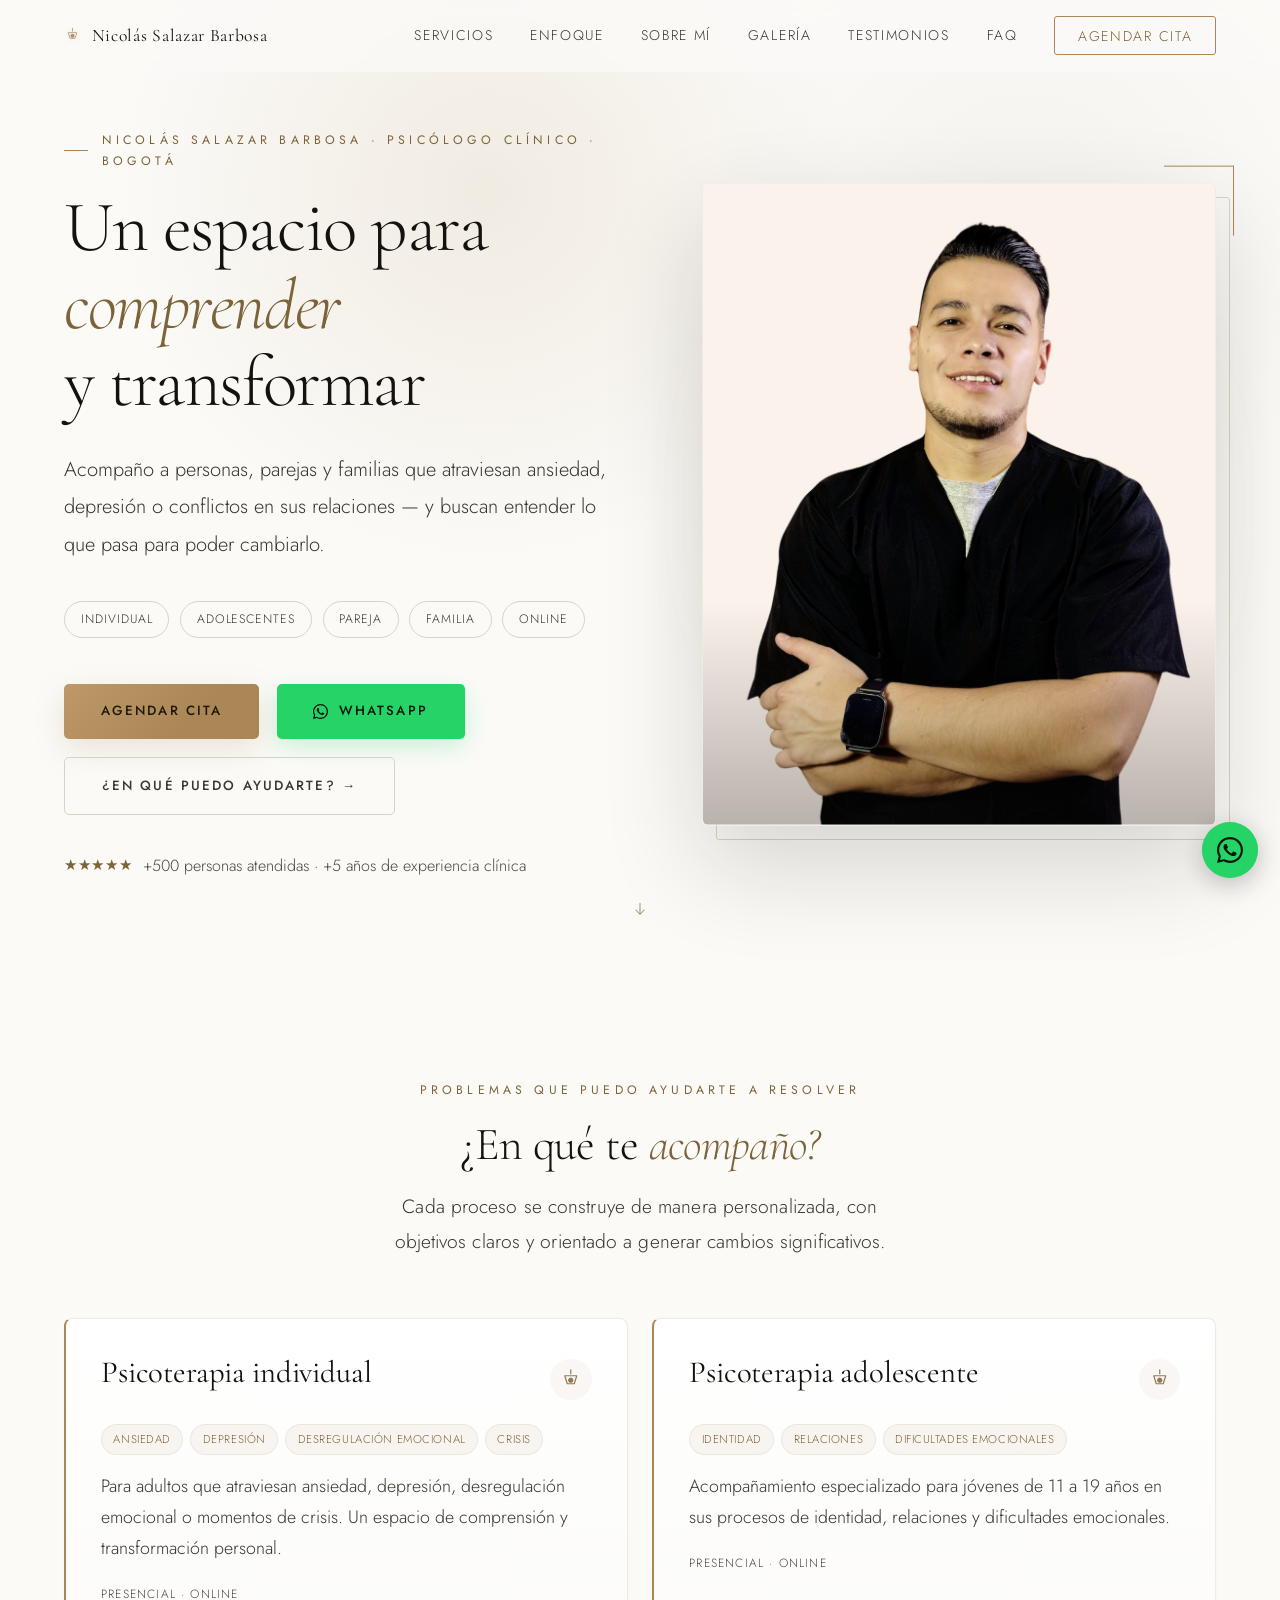
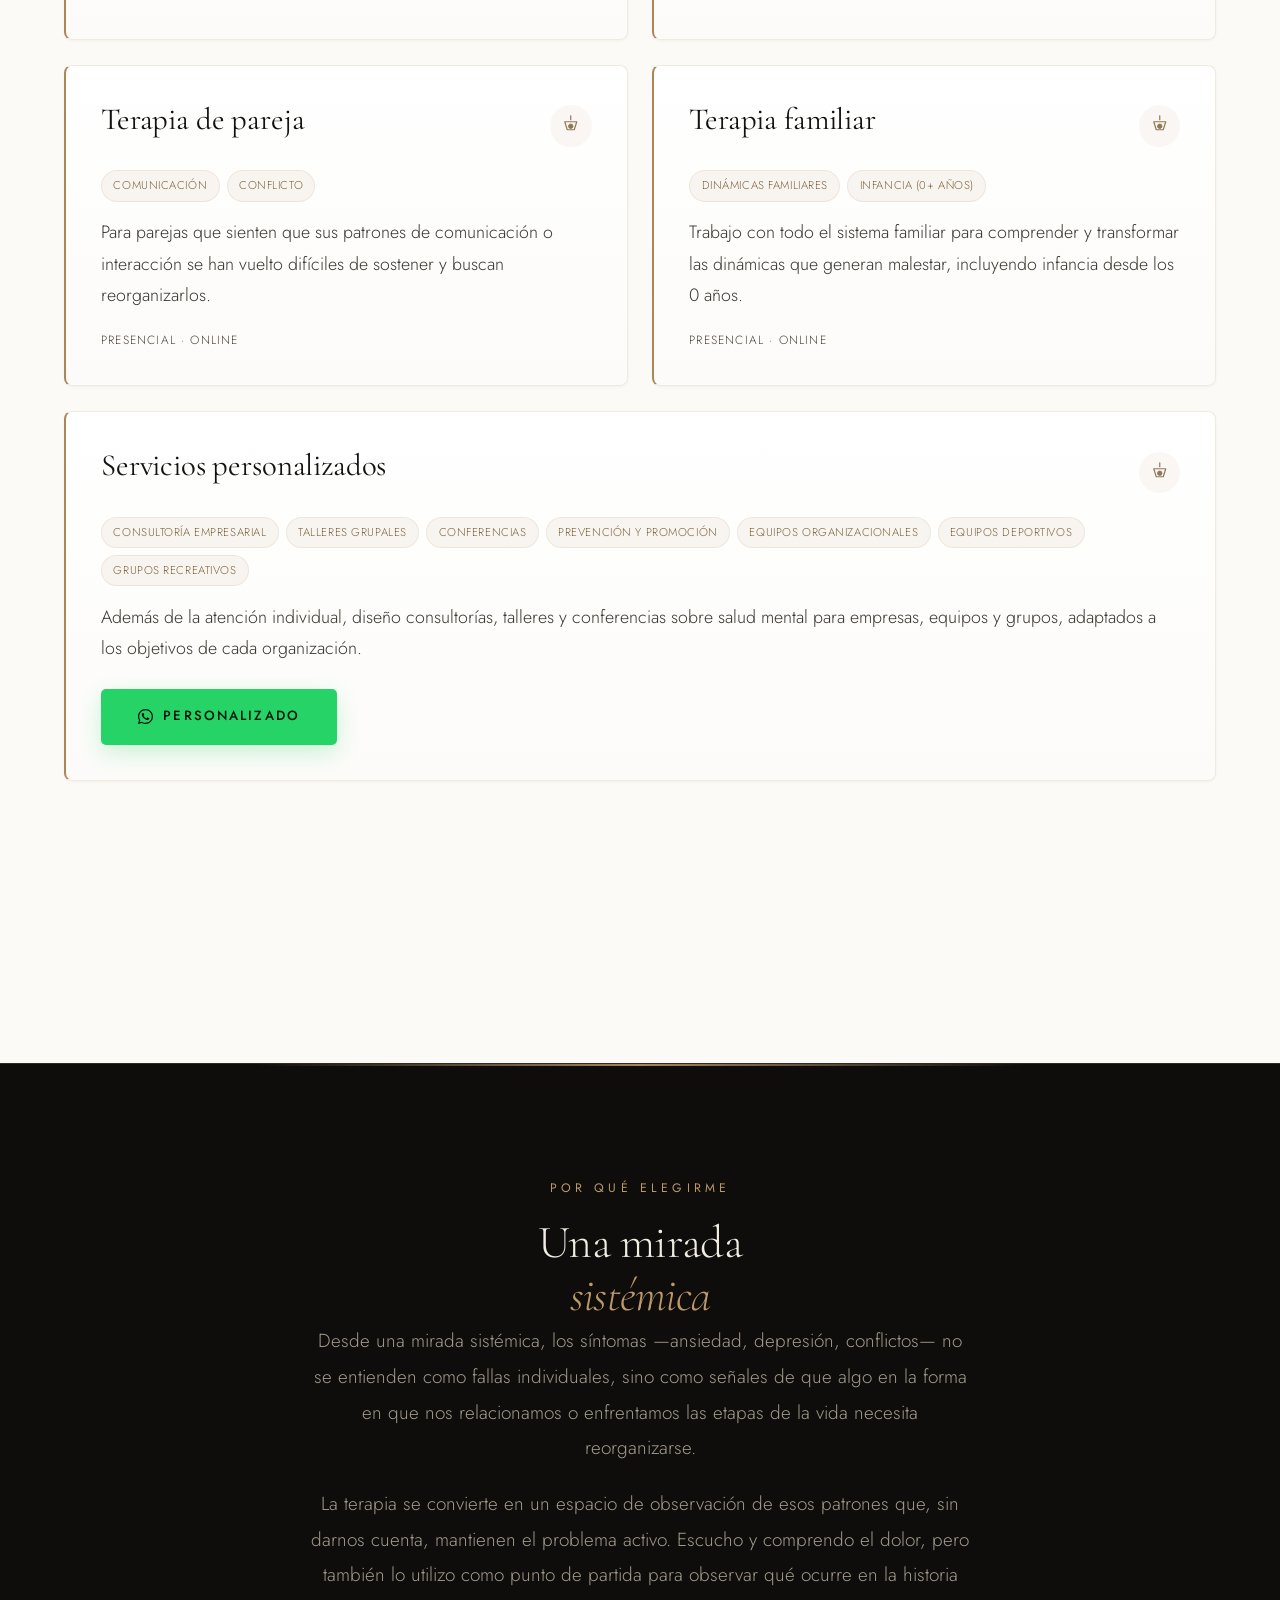
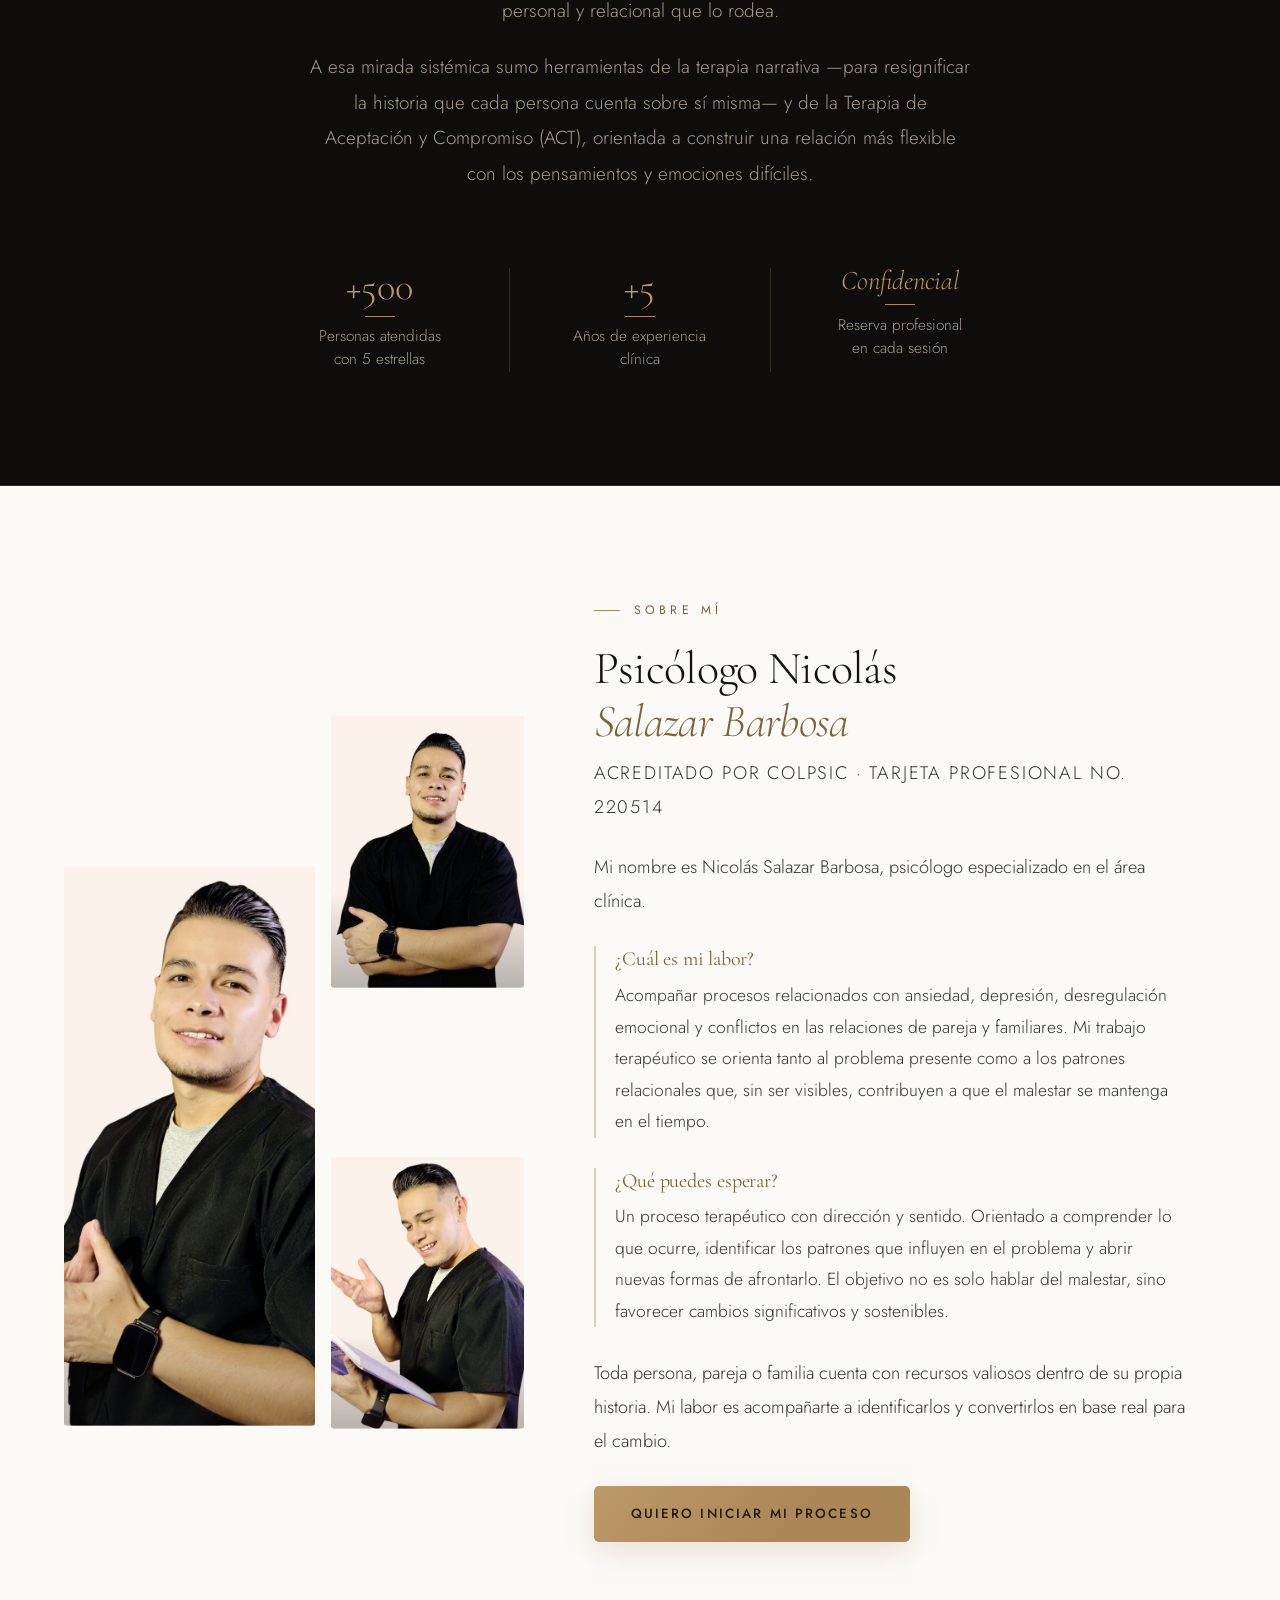
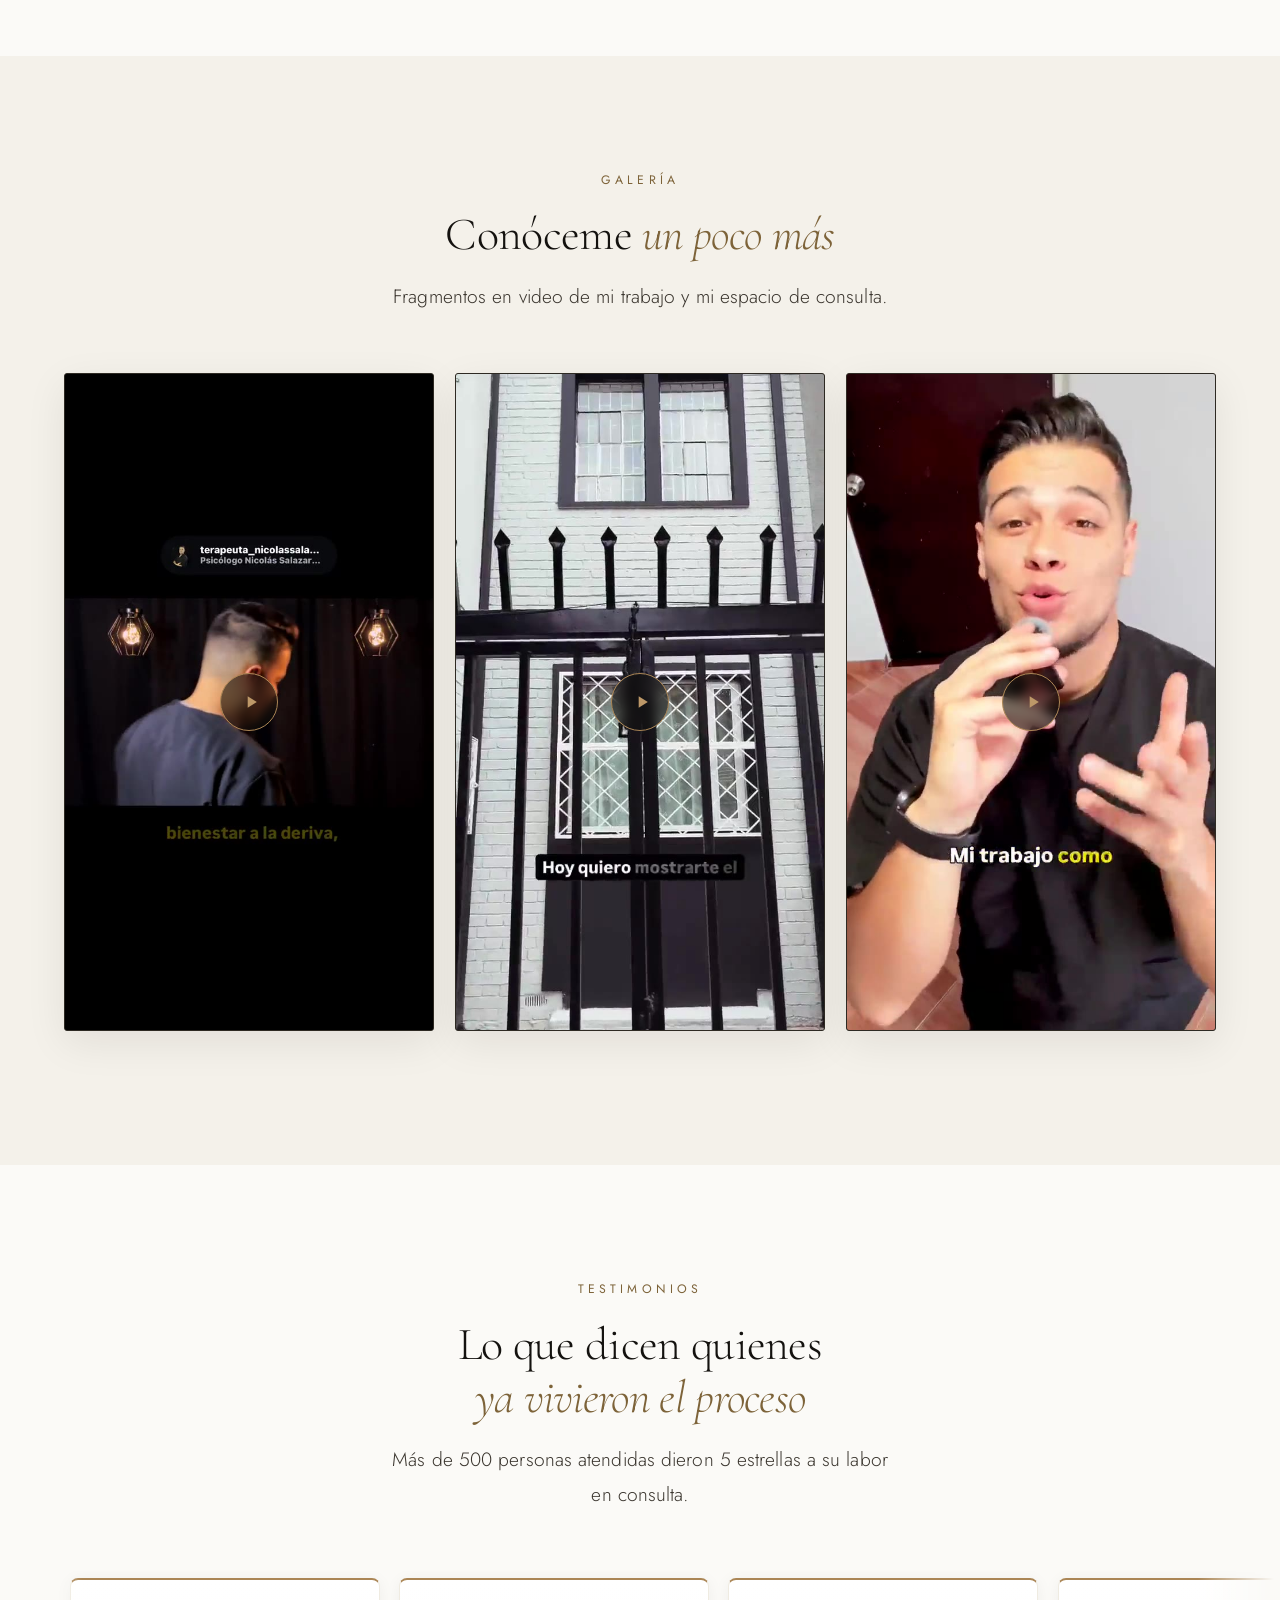
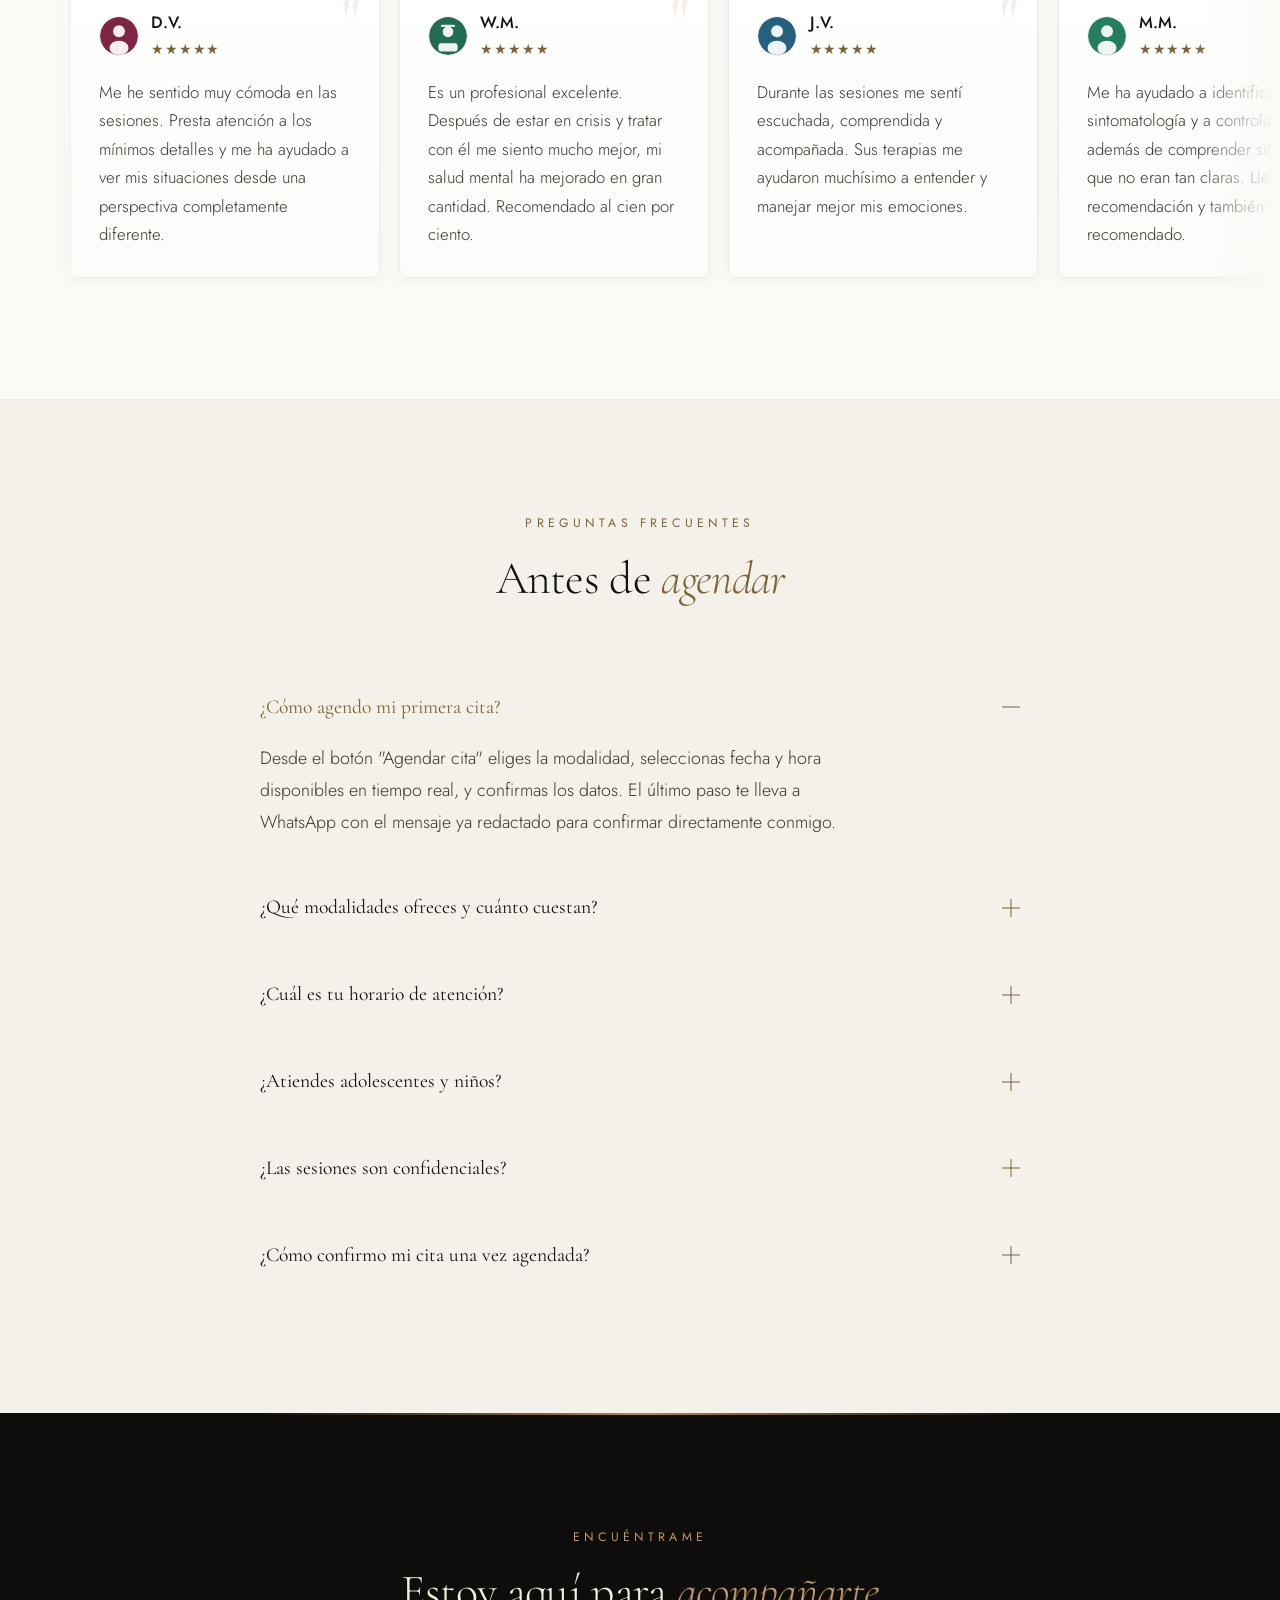
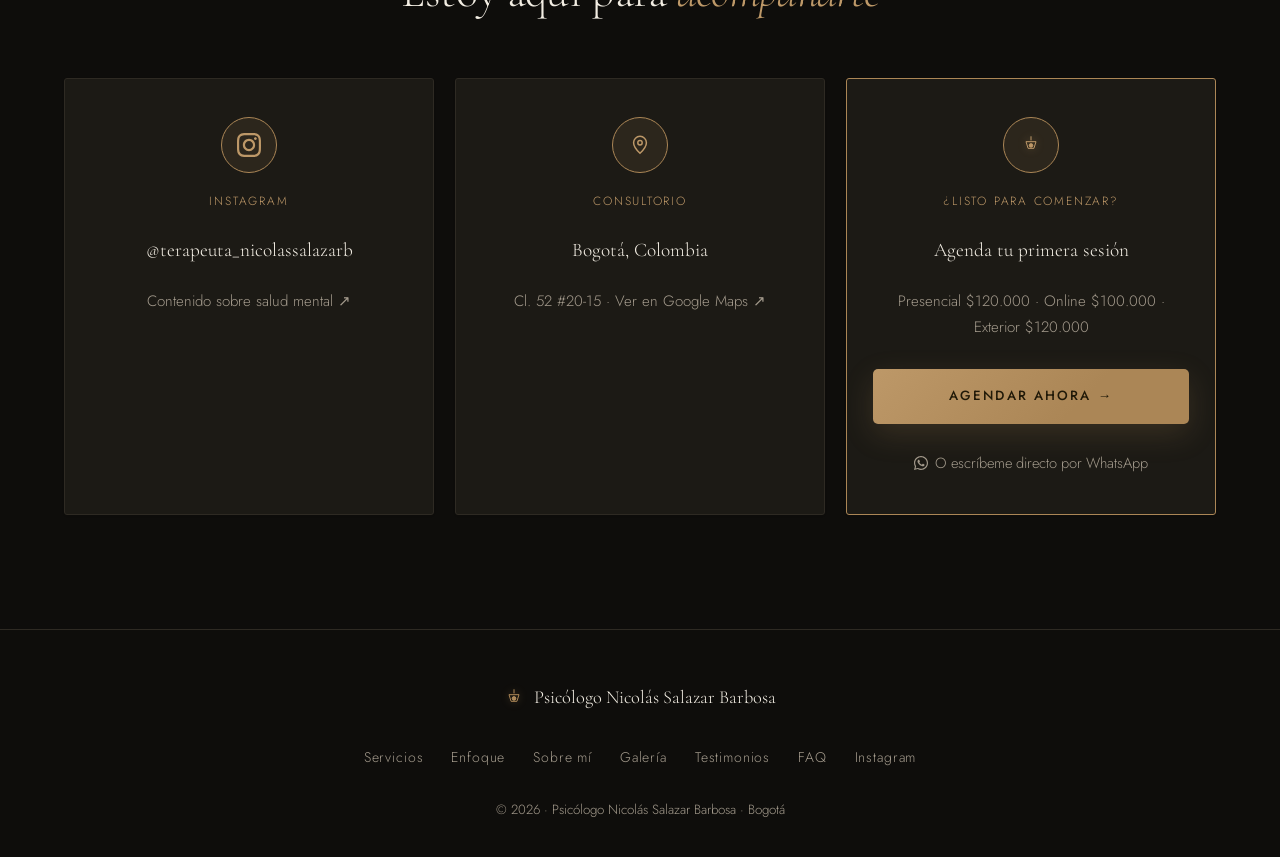
<file: index.html>
<!DOCTYPE html>
<html lang="es">
<head>
<meta charset="UTF-8">
<meta name="viewport" content="width=device-width, initial-scale=1.0, maximum-scale=5.0">

<!-- ── PRIMARY SEO ── -->
<title>Psicólogo Nicolás Salazar Barbosa | Terapia Sistémica Bogotá</title>
<meta name="description" content="Psicólogo clínico en Bogotá especializado en terapia sistémica, narrativa y ACT. Atención individual, adolescentes, pareja y familia. Presencial en Cl. 52 #20-15 y online. Agenda tu cita hoy.">
<meta name="keywords" content="psicólogo Bogotá, psicólogo clínico Bogotá, terapia sistémica Bogotá, terapia pareja Bogotá, terapia familiar Bogotá, psicólogo online Colombia, terapia narrativa, ansiedad Bogotá, depresión Bogotá, Nicolás Salazar Barbosa psicólogo">
<meta name="author" content="Psicólogo Nicolás Salazar Barbosa">
<meta name="robots" content="index, follow">
<meta name="geo.region" content="CO-DC">
<meta name="geo.placename" content="Bogotá, Colombia">
<meta name="theme-color" content="#050505">
<link rel="canonical" href="https://psicologonicolassalazarb.com/">

<!-- ── OPEN GRAPH (WhatsApp, Facebook, LinkedIn) ── -->
<meta property="og:type" content="website">
<meta property="og:url" content="https://psicologonicolassalazarb.com/">
<meta property="og:title" content="Psicólogo Nicolás Salazar Barbosa | Terapia Sistémica Bogotá">
<meta property="og:description" content="Psicólogo clínico en Bogotá. Terapia sistémica, narrativa y ACT para individuos, parejas y familias. Presencial y online.">
<meta property="og:locale" content="es_CO">
<meta property="og:site_name" content="Psicólogo Nicolás Salazar Barbosa">
<meta property="og:image" content="https://psicologonicolassalazarb.com/assets/img/og-image.jpg">

<!-- ── TWITTER CARD ── -->
<meta name="twitter:card" content="summary_large_image">
<meta name="twitter:title" content="Psicólogo Nicolás Salazar Barbosa | Bogotá">
<meta name="twitter:description" content="Psicólogo clínico en Bogotá. Terapia sistémica, narrativa y ACT para individuos, parejas y familias.">

<!-- ── SCHEMA.org — Datos estructurados para Google ── -->
<script type="application/ld+json">
{
  "@context": "https://schema.org",
  "@type": "Psychologist",
  "name": "Nicolás Salazar Barbosa",
  "jobTitle": "Psicólogo Clínico",
  "description": "Psicólogo clínico especializado en terapia sistémica, narrativa y ACT. Atención individual, adolescentes, pareja y familia en Bogotá y online.",
  "url": "https://psicologonicolassalazarb.com",
  "telephone": "+573115725459",
  "email": "psicosalazar710@gmail.com",
  "image": "https://psicologonicolassalazarb.com/assets/img/og-image.jpg",
  "address": {
    "@type": "PostalAddress",
    "streetAddress": "Cl. 52 #20-15",
    "addressLocality": "Bogotá",
    "addressRegion": "Cundinamarca",
    "addressCountry": "CO"
  },
  "geo": {
    "@type": "GeoCoordinates",
    "latitude": 4.6351,
    "longitude": -74.0703
  },
  "priceRange": "$100.000 - $120.000 COP",
  "currenciesAccepted": "COP",
  "paymentAccepted": "Cash, Bank Transfer",
  "openingHours": ["Mo-Fr 09:00-21:00", "Sa 09:00-12:00"],
  "sameAs": [
    "https://www.instagram.com/terapeuta_nicolassalazarb"
  ],
  "hasOfferCatalog": {
    "@type": "OfferCatalog",
    "name": "Servicios de psicoterapia",
    "itemListElement": [
      {"@type": "Offer", "itemOffered": {"@type": "Service", "name": "Psicoterapia Individual"}},
      {"@type": "Offer", "itemOffered": {"@type": "Service", "name": "Psicoterapia Adolescente"}},
      {"@type": "Offer", "itemOffered": {"@type": "Service", "name": "Terapia de Pareja"}},
      {"@type": "Offer", "itemOffered": {"@type": "Service", "name": "Terapia Familiar"}}
    ]
  },
  "aggregateRating": {
    "@type": "AggregateRating",
    "ratingValue": "5",
    "reviewCount": "40",
    "bestRating": "5"
  }
}
</script>

<meta http-equiv="X-UA-Compatible" content="IE=edge">
<meta name="format-detection" content="telephone=no">
<link rel="preconnect" href="https://fonts.googleapis.com">
<link rel="preconnect" href="https://fonts.gstatic.com" crossorigin>
<link href="https://fonts.googleapis.com/css2?family=Cormorant+Garamond:ital,wght@0,300;0,400;0,600;1,300;1,400&family=Jost:wght@300;400;500&display=swap" rel="stylesheet">
<link rel="stylesheet" href="css/main.css?v=9">
</head>
<body>

<a href="#main-content" class="skip-link">Saltar al contenido principal</a>

<div class="scroll-progress" id="scrollProgress"></div>

<nav id="main-nav">
  <a href="#hero" class="nav-logo">
    <svg class="lamp lit" viewBox="0 0 24 24" fill="none"><path d="M12 2v4" stroke-width="1.2" stroke-linecap="round"/><path d="M6 8h12l-2.5 8h-7L6 8z" stroke-width="1.2" stroke-linejoin="round"/><circle class="bulb" cx="12" cy="12.5" r="2.2"/></svg>
    Nicolás Salazar Barbosa
  </a>
  <ul class="nav-links" id="navLinks">
    <li><a href="#servicios" data-target="servicios">Servicios</a></li>
    <li><a href="#enfoque" data-target="enfoque">Enfoque</a></li>
    <li><a href="#sobre-mi" data-target="sobre-mi">Sobre mí</a></li>
    <li><a href="#galeria" data-target="galeria">Galería</a></li>
    <li><a href="#testimonios" data-target="testimonios">Testimonios</a></li>
    <li><a href="#faq" data-target="faq">FAQ</a></li>
    <li><a href="/agendar.html" class="nav-cta">Agendar cita</a></li>
  </ul>
  <button class="hamburger" id="hamburger" aria-label="Menú" aria-expanded="false"><span></span><span></span><span></span></button>
</nav>

<div class="mobile-menu" id="mobile-menu">
  <a href="#servicios">Servicios</a>
  <a href="#enfoque">Enfoque terapéutico</a>
  <a href="#sobre-mi">Sobre mí</a>
  <a href="#galeria">Galería</a>
  <a href="#testimonios">Testimonios</a>
  <a href="#faq">FAQ</a>
  <a href="/agendar.html" style="color:var(--gold-bright);font-weight:500;">Agendar cita →</a>
</div>

<main id="main-content">
<div class="snap-section">
  <section id="hero" aria-label="Presentación">
    <div class="hero-left">
      <div class="eyebrow">Nicolás Salazar Barbosa · Psicólogo Clínico · Bogotá</div>
      <h1 class="hero-title">Un espacio para<br><em>comprender</em><br>y transformar</h1>
      <p class="hero-subtitle">Acompaño a personas, parejas y familias que atraviesan ansiedad, depresión o conflictos en sus relaciones — y buscan entender lo que pasa para poder cambiarlo.</p>
      <div class="hero-badges">
        <span class="badge">Individual</span>
        <span class="badge">Adolescentes</span>
        <span class="badge">Pareja</span>
        <span class="badge">Familia</span>
        <span class="badge">Online</span>
      </div>
      <div class="hero-actions">
        <a href="/agendar.html" class="btn btn-gold">Agendar cita</a>
        <a href="https://wa.me/573115725459?text=Hola%20Nicol%C3%A1s%2C%20quisiera%20agendar%20una%20cita." data-cfg="whatsappUrl" data-cfg-attr="href" target="_blank" class="btn btn-wa">
          <svg width="15" height="15" viewBox="0 0 24 24" fill="currentColor"><path d="M17.472 14.382c-.297-.149-1.758-.867-2.03-.967-.273-.099-.471-.148-.67.15-.197.297-.767.966-.94 1.164-.173.199-.347.223-.644.075-.297-.15-1.255-.463-2.39-1.475-.883-.788-1.48-1.761-1.653-2.059-.173-.297-.018-.458.13-.606.134-.133.298-.347.446-.52.149-.174.198-.298.298-.497.099-.198.05-.371-.025-.52-.075-.149-.669-1.612-.916-2.207-.242-.579-.487-.5-.669-.51-.173-.008-.371-.01-.57-.01-.198 0-.52.074-.792.372-.272.297-1.04 1.016-1.04 2.479 0 1.462 1.065 2.875 1.213 3.074.149.198 2.096 3.2 5.077 4.487.709.306 1.262.489 1.694.625.712.227 1.36.195 1.871.118.571-.085 1.758-.719 2.006-1.413.248-.694.248-1.289.173-1.413-.074-.124-.272-.198-.57-.347z"/><path d="M12 0C5.373 0 0 5.373 0 12c0 2.125.555 4.122 1.528 5.855L0 24l6.335-1.508C8.078 23.445 10.012 24 12 24c6.627 0 12-5.373 12-12S18.627 0 12 0zm0 22c-1.846 0-3.593-.493-5.103-1.355l-.365-.218-3.785.901.938-3.676-.239-.377A9.944 9.944 0 012 12c0-5.514 4.486-10 10-10s10 4.486 10 10-4.486 10-10 10z"/></svg>
          WhatsApp
        </a>
        <a href="#servicios" class="btn btn-outline">¿En qué puedo ayudarte? →</a>
      </div>
      <div class="hero-trust">
        <span class="hero-trust-stars">★★★★★</span>
        <span><span data-cfg="stats.patients">+500</span> personas atendidas · <span data-cfg="stats.yearsExperience">+5</span> años de experiencia clínica</span>
      </div>
    </div>
    <div class="hero-portrait">
      <div class="hero-portrait-parallax">
        <div class="img-frame" data-tilt="2.5" data-tilt-lift="false">
          <img src="assets/img/nico-02-crossed.jpg" alt="Psicólogo Nicolás Salazar Barbosa" loading="eager" fetchpriority="high" width="1080" height="1313">
        </div>
      </div>
    </div>
    <a href="#servicios" class="scroll-cue" aria-label="Bajar a la siguiente sección">
      <svg width="18" height="18" viewBox="0 0 24 24" fill="none" stroke="currentColor" stroke-width="1.4"><path d="M12 4v15M6 13l6 6 6-6"/></svg>
    </a>
  </section>
</div>

<section id="servicios" class="snap-section section" aria-label="Problemas que resuelvo">
  <div class="section-inner">
    <div class="section-head center reveal">
      <div class="eyebrow">Problemas que puedo ayudarte a resolver</div>
      <h2>¿En qué te <em>acompaño?</em></h2>
      <p class="lede">Cada proceso se construye de manera personalizada, con objetivos claros y orientado a generar cambios significativos.</p>
    </div>

    <div class="problems-grid">
      <div class="card card-accent problem-card reveal" data-tilt="2.5">
        <span class="problem-num" aria-hidden="true">01</span>
        <div class="card-head">
          <h3>Psicoterapia individual</h3>
          <svg class="lamp" viewBox="0 0 24 24" fill="none"><path d="M12 2v4" stroke-width="1.2" stroke-linecap="round"/><path d="M6 8h12l-2.5 8h-7L6 8z" stroke-width="1.2" stroke-linejoin="round"/><circle class="bulb" cx="12" cy="12.5" r="2.2"/></svg>
        </div>
        <div class="problem-tags">
          <span class="problem-tag">Ansiedad</span><span class="problem-tag">Depresión</span>
          <span class="problem-tag">Desregulación emocional</span><span class="problem-tag">Crisis</span>
        </div>
        <p>Para adultos que atraviesan ansiedad, depresión, desregulación emocional o momentos de crisis. Un espacio de comprensión y transformación personal.</p>
        <div class="problem-mode">Presencial · Online</div>
      </div>

      <div class="card card-accent problem-card reveal" data-tilt="2.5">
        <span class="problem-num" aria-hidden="true">02</span>
        <div class="card-head">
          <h3>Psicoterapia adolescente</h3>
          <svg class="lamp" viewBox="0 0 24 24" fill="none"><path d="M12 2v4" stroke-width="1.2" stroke-linecap="round"/><path d="M6 8h12l-2.5 8h-7L6 8z" stroke-width="1.2" stroke-linejoin="round"/><circle class="bulb" cx="12" cy="12.5" r="2.2"/></svg>
        </div>
        <div class="problem-tags">
          <span class="problem-tag">Identidad</span><span class="problem-tag">Relaciones</span>
          <span class="problem-tag">Dificultades emocionales</span>
        </div>
        <p>Acompañamiento especializado para jóvenes de 11 a 19 años en sus procesos de identidad, relaciones y dificultades emocionales.</p>
        <div class="problem-mode">Presencial · Online</div>
      </div>

      <div class="card card-accent problem-card reveal" data-tilt="2.5">
        <span class="problem-num" aria-hidden="true">03</span>
        <div class="card-head">
          <h3>Terapia de pareja</h3>
          <svg class="lamp" viewBox="0 0 24 24" fill="none"><path d="M12 2v4" stroke-width="1.2" stroke-linecap="round"/><path d="M6 8h12l-2.5 8h-7L6 8z" stroke-width="1.2" stroke-linejoin="round"/><circle class="bulb" cx="12" cy="12.5" r="2.2"/></svg>
        </div>
        <div class="problem-tags">
          <span class="problem-tag">Comunicación</span><span class="problem-tag">Conflicto</span>
        </div>
        <p>Para parejas que sienten que sus patrones de comunicación o interacción se han vuelto difíciles de sostener y buscan reorganizarlos.</p>
        <div class="problem-mode">Presencial · Online</div>
      </div>

      <div class="card card-accent problem-card reveal" data-tilt="2.5">
        <span class="problem-num" aria-hidden="true">04</span>
        <div class="card-head">
          <h3>Terapia familiar</h3>
          <svg class="lamp" viewBox="0 0 24 24" fill="none"><path d="M12 2v4" stroke-width="1.2" stroke-linecap="round"/><path d="M6 8h12l-2.5 8h-7L6 8z" stroke-width="1.2" stroke-linejoin="round"/><circle class="bulb" cx="12" cy="12.5" r="2.2"/></svg>
        </div>
        <div class="problem-tags">
          <span class="problem-tag">Dinámicas familiares</span><span class="problem-tag">Infancia (0+ años)</span>
        </div>
        <p>Trabajo con todo el sistema familiar para comprender y transformar las dinámicas que generan malestar, incluyendo infancia desde los 0 años.</p>
        <div class="problem-mode">Presencial · Online</div>
      </div>

      <div class="card card-accent problem-card services-custom reveal" data-tilt="2.5">
        <div class="card-head">
          <h3>Servicios personalizados</h3>
          <svg class="lamp" viewBox="0 0 24 24" fill="none"><path d="M12 2v4" stroke-width="1.2" stroke-linecap="round"/><path d="M6 8h12l-2.5 8h-7L6 8z" stroke-width="1.2" stroke-linejoin="round"/><circle class="bulb" cx="12" cy="12.5" r="2.2"/></svg>
        </div>
        <div class="problem-tags">
          <span class="problem-tag">Consultoría empresarial</span><span class="problem-tag">Talleres grupales</span>
          <span class="problem-tag">Conferencias</span><span class="problem-tag">Prevención y promoción</span>
          <span class="problem-tag">Equipos organizacionales</span><span class="problem-tag">Equipos deportivos</span>
          <span class="problem-tag">Grupos recreativos</span>
        </div>
        <p>Además de la atención individual, diseño consultorías, talleres y conferencias sobre salud mental para empresas, equipos y grupos, adaptados a los objetivos de cada organización.</p>
        <a href="https://wa.me/573115725459?text=Hola%20Nicol%C3%A1s%2C%20me%20gustar%C3%ADa%20consultar%20por%20un%20servicio%20personalizado%20para%20mi%20empresa%2Fequipo%2Fgrupo." data-cfg="whatsappUrl" data-cfg-attr="href" data-cfg-msg-key="whatsappMessageCustom" target="_blank" class="btn btn-wa">
          <svg width="15" height="15" viewBox="0 0 24 24" fill="currentColor"><path d="M17.472 14.382c-.297-.149-1.758-.867-2.03-.967-.273-.099-.471-.148-.67.15-.197.297-.767.966-.94 1.164-.173.199-.347.223-.644.075-.297-.15-1.255-.463-2.39-1.475-.883-.788-1.48-1.761-1.653-2.059-.173-.297-.018-.458.13-.606.134-.133.298-.347.446-.52.149-.174.198-.298.298-.497.099-.198.05-.371-.025-.52-.075-.149-.669-1.612-.916-2.207-.242-.579-.487-.5-.669-.51-.173-.008-.371-.01-.57-.01-.198 0-.52.074-.792.372-.272.297-1.04 1.016-1.04 2.479 0 1.462 1.065 2.875 1.213 3.074.149.198 2.096 3.2 5.077 4.487.709.306 1.262.489 1.694.625.712.227 1.36.195 1.871.118.571-.085 1.758-.719 2.006-1.413.248-.694.248-1.289.173-1.413-.074-.124-.272-.198-.57-.347z"/><path d="M12 0C5.373 0 0 5.373 0 12c0 2.125.555 4.122 1.528 5.855L0 24l6.335-1.508C8.078 23.445 10.012 24 12 24c6.627 0 12-5.373 12-12S18.627 0 12 0zm0 22c-1.846 0-3.593-.493-5.103-1.355l-.365-.218-3.785.901.938-3.676-.239-.377A9.944 9.944 0 012 12c0-5.514 4.486-10 10-10s10 4.486 10 10-4.486 10-10 10z"/></svg>
          Personalizado
        </a>
      </div>
    </div>
  </div>
</section>

<div class="mid-cta reveal reveal-scale">
  <div class="mid-cta-inner">
    <p>Si te identificas con alguno de estos puntos, no tienes que esperar a que empeore.</p>
    <a href="/agendar.html" class="btn btn-gold">Agenda tu primera sesión</a>
  </div>
</div>

<section id="enfoque" class="snap-section section" aria-label="Por qué elegirme">
  <div class="section-inner">
    <div class="why-intro">
      <div class="approach-copy reveal reveal-left">
        <div class="eyebrow">Por qué elegirme</div>
        <h2>Una mirada<br><em>sistémica</em></h2>
        <p>Desde una mirada sistémica, los síntomas —ansiedad, depresión, conflictos— no se entienden como fallas individuales, sino como señales de que algo en la forma en que nos relacionamos o enfrentamos las etapas de la vida necesita reorganizarse.</p>
        <p>La terapia se convierte en un espacio de observación de esos patrones que, sin darnos cuenta, mantienen el problema activo. Escucho y comprendo el dolor, pero también lo utilizo como punto de partida para observar qué ocurre en la historia personal y relacional que lo rodea.</p>
        <p>A esa mirada sistémica sumo herramientas de la terapia narrativa —para resignificar la historia que cada persona cuenta sobre sí misma— y de la Terapia de Aceptación y Compromiso (ACT), orientada a construir una relación más flexible con los pensamientos y emociones difíciles.</p>
      </div>
    </div>

    <div class="authority-stats reveal reveal-scale">
      <div class="authority-stat">
        <div class="num" data-cfg="stats.patients">+500</div>
        <div class="label">Personas atendidas<br>con 5 estrellas</div>
      </div>
      <div class="authority-stat">
        <div class="num" data-cfg="stats.yearsExperience">+5</div>
        <div class="label">Años de experiencia<br>clínica</div>
      </div>
      <div class="authority-stat">
        <div class="num num-word">Confidencial</div>
        <div class="label">Reserva profesional<br>en cada sesión</div>
      </div>
    </div>

  </div>
</section>

<section id="sobre-mi" class="snap-section section" aria-label="Sobre el psicólogo">
  <div class="section-inner">
    <div class="about-grid">
      <div class="about-collage reveal reveal-scale">
        <div class="img-frame"><img src="assets/img/nico-03-hands.jpg" alt="Psicólogo clínico Nicolás Salazar Barbosa — Terapia individual y familiar en Bogotá" loading="lazy" style="object-position:50% 15%;" width="1080" height="1352"></div>
        <div class="img-frame"><img src="assets/img/nico-02-crossed.jpg" alt="Nicolás Salazar Barbosa" loading="lazy" width="1080" height="1313"></div>
        <div class="img-frame"><img src="assets/img/nico-04-reading.jpg" alt="Nicolás Salazar Barbosa" loading="lazy" style="object-position:50% 20%;" width="1080" height="1291"></div>
      </div>

      <div class="about-text reveal reveal-right">
        <div class="eyebrow">Sobre mí</div>
        <h2>Psicólogo Nicolás<br><em>Salazar Barbosa</em></h2>
        <p class="caption" style="margin:0.5rem 0 1.5rem;">Acreditado por COLPSIC · Tarjeta Profesional No. 220514</p>
        <p>Mi nombre es Nicolás Salazar Barbosa, psicólogo especializado en el área clínica.</p>

        <div class="about-question">
          <h3>¿Cuál es mi labor?</h3>
          <p>Acompañar procesos relacionados con ansiedad, depresión, desregulación emocional y conflictos en las relaciones de pareja y familiares. Mi trabajo terapéutico se orienta tanto al problema presente como a los patrones relacionales que, sin ser visibles, contribuyen a que el malestar se mantenga en el tiempo.</p>
        </div>

        <div class="about-question">
          <h3>¿Qué puedes esperar?</h3>
          <p>Un proceso terapéutico con dirección y sentido. Orientado a comprender lo que ocurre, identificar los patrones que influyen en el problema y abrir nuevas formas de afrontarlo. El objetivo no es solo hablar del malestar, sino favorecer cambios significativos y sostenibles.</p>
        </div>

        <p>Toda persona, pareja o familia cuenta con recursos valiosos dentro de su propia historia. Mi labor es acompañarte a identificarlos y convertirlos en base real para el cambio.</p>

        <a href="/agendar.html" class="btn btn-gold">Quiero iniciar mi proceso</a>
      </div>
    </div>
  </div>
</section>

<section id="galeria" class="snap-section section" aria-label="Galería">
  <div class="section-inner">
    <div class="section-head center reveal">
      <div class="eyebrow">Galería</div>
      <h2>Conóceme <em>un poco más</em></h2>
      <p class="lede">Fragmentos en video de mi trabajo y mi espacio de consulta.</p>
    </div>

    <div class="gallery-videos reveal reveal-scale">
      <div class="video-frame" data-video="1">
        <video class="poster" poster="assets/img/poster-video-1.jpg" preload="none" playsinline webkit-playsinline="true" disablePictureInPicture controlsList="nodownload noplaybackrate" x-webkit-airplay="allow">
          <source src="assets/video/nico-video-1.mp4" type="video/mp4">
        </video>
        <button class="play-btn" aria-label="Reproducir video">
          <svg width="20" height="20" viewBox="0 0 24 24" fill="var(--gold-bright)"><path d="M8 5v14l11-7z"/></svg>
        </button>
      </div>
      <div class="video-frame" data-video="2">
        <video class="poster" poster="assets/img/poster-video-2.jpg" preload="none" playsinline webkit-playsinline="true" disablePictureInPicture controlsList="nodownload noplaybackrate" x-webkit-airplay="allow">
          <source src="assets/video/nico-video-2.mp4" type="video/mp4">
        </video>
        <button class="play-btn" aria-label="Reproducir video">
          <svg width="20" height="20" viewBox="0 0 24 24" fill="var(--gold-bright)"><path d="M8 5v14l11-7z"/></svg>
        </button>
      </div>
      <div class="video-frame" data-video="3">
        <video class="poster" poster="assets/img/poster-video-3.jpg" preload="none" playsinline webkit-playsinline="true" disablePictureInPicture controlsList="nodownload noplaybackrate" x-webkit-airplay="allow">
          <source src="assets/video/nico-video-3.mp4" type="video/mp4">
        </video>
        <button class="play-btn" aria-label="Reproducir video">
          <svg width="20" height="20" viewBox="0 0 24 24" fill="var(--gold-bright)"><path d="M8 5v14l11-7z"/></svg>
        </button>
      </div>
    </div>
  </div>
</section>

<section id="testimonios" class="snap-section section" aria-label="Testimonios">
  <div class="section-inner">
    <div class="section-head center reveal">
      <div class="eyebrow">Testimonios</div>
      <h2>Lo que dicen quienes<br><em>ya vivieron el proceso</em></h2>
      <p class="lede">Más de 500 personas atendidas dieron 5 estrellas a su labor en consulta.</p>
    </div>
  </div>
  <div class="testi-track-wrap reveal" id="testiWrap">
    <div class="testi-track" id="testiTrack">
<div class="testi-card">
  <div class="testi-head">
    <div class="testi-avatar"><svg viewBox="0 0 64 64" xmlns="http://www.w3.org/2000/svg"><circle cx="32" cy="32" r="32" fill="hsl(340,55%,32%)"/><circle cx="32" cy="24" r="10" fill="rgba(255,255,255,0.92)"/><ellipse cx="32" cy="52" rx="16" ry="12" fill="rgba(255,255,255,0.92)"/></svg></div>
    <div><div class="testi-author">D.V.</div><div class="testi-meta">★★★★★</div></div>
  </div>
  <p class="testi-text">Me he sentido muy cómoda en las sesiones. Presta atención a los mínimos detalles y me ha ayudado a ver mis situaciones desde una perspectiva completamente diferente.</p>
</div>
<div class="testi-card">
  <div class="testi-head">
    <div class="testi-avatar"><svg viewBox="0 0 64 64" xmlns="http://www.w3.org/2000/svg"><circle cx="32" cy="32" r="32" fill="hsl(160,50%,28%)"/><rect x="20" y="13" width="24" height="4" rx="2" fill="rgba(255,255,255,0.85)"/><circle cx="32" cy="25" r="9" fill="rgba(255,255,255,0.92)"/><rect x="16" y="44" width="32" height="14" rx="4" fill="rgba(255,255,255,0.92)"/></svg></div>
    <div><div class="testi-author">W.M.</div><div class="testi-meta">★★★★★</div></div>
  </div>
  <p class="testi-text">Es un profesional excelente. Después de estar en crisis y tratar con él me siento mucho mejor, mi salud mental ha mejorado en gran cantidad. Recomendado al cien por ciento.</p>
</div>
<div class="testi-card">
  <div class="testi-head">
    <div class="testi-avatar"><svg viewBox="0 0 64 64" xmlns="http://www.w3.org/2000/svg"><circle cx="32" cy="32" r="32" fill="hsl(200,55%,32%)"/><circle cx="32" cy="24" r="10" fill="rgba(255,255,255,0.92)"/><ellipse cx="32" cy="52" rx="16" ry="12" fill="rgba(255,255,255,0.92)"/></svg></div>
    <div><div class="testi-author">J.V.</div><div class="testi-meta">★★★★★</div></div>
  </div>
  <p class="testi-text">Durante las sesiones me sentí escuchada, comprendida y acompañada. Sus terapias me ayudaron muchísimo a entender y manejar mejor mis emociones.</p>
</div>
<div class="testi-card">
  <div class="testi-head">
    <div class="testi-avatar"><svg viewBox="0 0 64 64" xmlns="http://www.w3.org/2000/svg"><circle cx="32" cy="32" r="32" fill="hsl(160,55%,32%)"/><circle cx="32" cy="24" r="10" fill="rgba(255,255,255,0.92)"/><ellipse cx="32" cy="52" rx="16" ry="12" fill="rgba(255,255,255,0.92)"/></svg></div>
    <div><div class="testi-author">M.M.</div><div class="testi-meta">★★★★★</div></div>
  </div>
  <p class="testi-text">Me ha ayudado a identificar mi sintomatología y a controlarla, además de comprender situaciones que no eran tan claras. Llegué por recomendación y también lo he recomendado.</p>
</div>
<div class="testi-card">
  <div class="testi-head">
    <div class="testi-avatar"><svg viewBox="0 0 64 64" xmlns="http://www.w3.org/2000/svg"><circle cx="32" cy="32" r="32" fill="hsl(30,55%,32%)"/><circle cx="32" cy="24" r="10" fill="rgba(255,255,255,0.92)"/><ellipse cx="32" cy="52" rx="16" ry="12" fill="rgba(255,255,255,0.92)"/></svg></div>
    <div><div class="testi-author">V.M.</div><div class="testi-meta">★★★★★</div></div>
  </div>
  <p class="testi-text">Además de un psicólogo, encontré a una persona que realmente se interesa por lo que sientes. Está disponible incluso fuera de las sesiones. Enseña que el trabajo debe hacerse con pasión.</p>
</div>
<div class="testi-card">
  <div class="testi-head">
    <div class="testi-avatar"><svg viewBox="0 0 64 64" xmlns="http://www.w3.org/2000/svg"><circle cx="32" cy="32" r="32" fill="hsl(220,50%,28%)"/><rect x="20" y="13" width="24" height="4" rx="2" fill="rgba(255,255,255,0.85)"/><circle cx="32" cy="25" r="9" fill="rgba(255,255,255,0.92)"/><rect x="16" y="44" width="32" height="14" rx="4" fill="rgba(255,255,255,0.92)"/></svg></div>
    <div><div class="testi-author">A.V.</div><div class="testi-meta">★★★★★</div></div>
  </div>
  <p class="testi-text">Cuando había probado varios psicólogos y ninguno me había funcionado, llegó él. Ahora sé que nadie viene a salvarte — tú mismo tienes que salvarte. Gracias a él aprendí a comprenderme.</p>
</div>
<div class="testi-card">
  <div class="testi-head">
    <div class="testi-avatar"><svg viewBox="0 0 64 64" xmlns="http://www.w3.org/2000/svg"><circle cx="32" cy="32" r="32" fill="hsl(250,55%,32%)"/><circle cx="32" cy="24" r="10" fill="rgba(255,255,255,0.92)"/><ellipse cx="32" cy="52" rx="16" ry="12" fill="rgba(255,255,255,0.92)"/></svg></div>
    <div><div class="testi-author">S.B.</div><div class="testi-meta">★★★★★</div></div>
  </div>
  <p class="testi-text">Nicolás superó las expectativas. Abarca de manera clara las temáticas e involucra a todo el núcleo familiar para tener resultados óptimos. Es empático y muy diligente.</p>
</div>
<div class="testi-card">
  <div class="testi-head">
    <div class="testi-avatar"><svg viewBox="0 0 64 64" xmlns="http://www.w3.org/2000/svg"><circle cx="32" cy="32" r="32" fill="hsl(210,50%,28%)"/><rect x="20" y="13" width="24" height="4" rx="2" fill="rgba(255,255,255,0.85)"/><circle cx="32" cy="25" r="9" fill="rgba(255,255,255,0.92)"/><rect x="16" y="44" width="32" height="14" rx="4" fill="rgba(255,255,255,0.92)"/></svg></div>
    <div><div class="testi-author">J.L.</div><div class="testi-meta">★★★★★</div></div>
  </div>
  <p class="testi-text">Las sesiones son de mucha ayuda. Siempre me deja con preguntas que me ponen a reflexionar y me ayudan a mejorar mi forma de pensar y actuar.</p>
</div>
<div class="testi-card">
  <div class="testi-head">
    <div class="testi-avatar"><svg viewBox="0 0 64 64" xmlns="http://www.w3.org/2000/svg"><circle cx="32" cy="32" r="32" fill="hsl(310,55%,32%)"/><circle cx="32" cy="24" r="10" fill="rgba(255,255,255,0.92)"/><ellipse cx="32" cy="52" rx="16" ry="12" fill="rgba(255,255,255,0.92)"/></svg></div>
    <div><div class="testi-author">D.C.</div><div class="testi-meta">★★★★★</div></div>
  </div>
  <p class="testi-text">En tan solo 2 sesiones logró impactar en mi vida. Destaco su empatía y escucha activa. Es un gran profesional que te ayuda a comprender mejor tu propia situación.</p>
</div>
<div class="testi-card">
  <div class="testi-head">
    <div class="testi-avatar"><svg viewBox="0 0 64 64" xmlns="http://www.w3.org/2000/svg"><circle cx="32" cy="32" r="32" fill="hsl(170,55%,32%)"/><circle cx="32" cy="24" r="10" fill="rgba(255,255,255,0.92)"/><ellipse cx="32" cy="52" rx="16" ry="12" fill="rgba(255,255,255,0.92)"/></svg></div>
    <div><div class="testi-author">J.P.</div><div class="testi-meta">★★★★★</div></div>
  </div>
  <p class="testi-text">Un apoyo que me permitió generar una visión más esperanzadora y recursos desde mi propio ser para afrontar futuros desafíos. Agradecida profundamente.</p>
</div>
<div class="testi-card">
  <div class="testi-head">
    <div class="testi-avatar"><svg viewBox="0 0 64 64" xmlns="http://www.w3.org/2000/svg"><circle cx="32" cy="32" r="32" fill="hsl(340,55%,32%)"/><circle cx="32" cy="24" r="10" fill="rgba(255,255,255,0.92)"/><ellipse cx="32" cy="52" rx="16" ry="12" fill="rgba(255,255,255,0.92)"/></svg></div>
    <div><div class="testi-author">L.V.</div><div class="testi-meta">★★★★★</div></div>
  </div>
  <p class="testi-text">Utiliza muy buenas metodologías para trabajar con mis hijos y a ellos les encanta tener sesión con él. Un profesional muy completo y muy humano.</p>
</div>
<div class="testi-card">
  <div class="testi-head">
    <div class="testi-avatar"><svg viewBox="0 0 64 64" xmlns="http://www.w3.org/2000/svg"><circle cx="32" cy="32" r="32" fill="hsl(280,55%,32%)"/><circle cx="32" cy="24" r="10" fill="rgba(255,255,255,0.92)"/><ellipse cx="32" cy="52" rx="16" ry="12" fill="rgba(255,255,255,0.92)"/></svg></div>
    <div><div class="testi-author">N.M.</div><div class="testi-meta">★★★★★</div></div>
  </div>
  <p class="testi-text">Toma la situación del paciente desde la raíz, llevándolo por el proceso y brindando soluciones basadas en creencias y hábitos de la propia persona.</p>
</div>
<div class="testi-card">
  <div class="testi-head">
    <div class="testi-avatar"><svg viewBox="0 0 64 64" xmlns="http://www.w3.org/2000/svg"><circle cx="32" cy="32" r="32" fill="hsl(200,55%,32%)"/><circle cx="32" cy="24" r="10" fill="rgba(255,255,255,0.92)"/><ellipse cx="32" cy="52" rx="16" ry="12" fill="rgba(255,255,255,0.92)"/></svg></div>
    <div><div class="testi-author">L.V.</div><div class="testi-meta">★★★★★</div></div>
  </div>
  <p class="testi-text">Me ayudó a salir adelante con frustraciones acumuladas en el tiempo. Me enseñó a verme diferente. Sigo asistiendo y es un espacio donde me siento cómoda y protegida.</p>
</div>
<div class="testi-card">
  <div class="testi-head">
    <div class="testi-avatar"><svg viewBox="0 0 64 64" xmlns="http://www.w3.org/2000/svg"><circle cx="32" cy="32" r="32" fill="hsl(160,55%,32%)"/><circle cx="32" cy="24" r="10" fill="rgba(255,255,255,0.92)"/><ellipse cx="32" cy="52" rx="16" ry="12" fill="rgba(255,255,255,0.92)"/></svg></div>
    <div><div class="testi-author">C.S.</div><div class="testi-meta">★★★★★</div></div>
  </div>
  <p class="testi-text">Sumamente profesional, dedicado y respetuoso. Moderno sin tabúes, capaz de utilizar técnicas que ayudan al paciente a entender su situación con claridad.</p>
</div>
<div class="testi-card">
  <div class="testi-head">
    <div class="testi-avatar"><svg viewBox="0 0 64 64" xmlns="http://www.w3.org/2000/svg"><circle cx="32" cy="32" r="32" fill="hsl(30,55%,32%)"/><circle cx="32" cy="24" r="10" fill="rgba(255,255,255,0.92)"/><ellipse cx="32" cy="52" rx="16" ry="12" fill="rgba(255,255,255,0.92)"/></svg></div>
    <div><div class="testi-author">M.G.</div><div class="testi-meta">★★★★★</div></div>
  </div>
  <p class="testi-text">Desde el día 1 tuve confianza para expresarme libremente. Sentí todo el apoyo y el respeto dentro del proceso terapéutico en todo momento.</p>
</div>
<div class="testi-card">
  <div class="testi-head">
    <div class="testi-avatar"><svg viewBox="0 0 64 64" xmlns="http://www.w3.org/2000/svg"><circle cx="32" cy="32" r="32" fill="hsl(320,55%,32%)"/><circle cx="32" cy="24" r="10" fill="rgba(255,255,255,0.92)"/><ellipse cx="32" cy="52" rx="16" ry="12" fill="rgba(255,255,255,0.92)"/></svg></div>
    <div><div class="testi-author">M.M.</div><div class="testi-meta">★★★★★</div></div>
  </div>
  <p class="testi-text">Siempre atento al detalle y pendiente de mi proceso. Me dio claves que sigo usando en mi vida diaria y que me cambiaron la perspectiva de ver el mundo.</p>
</div>
<div class="testi-duplicate" aria-hidden="true">
<div class="testi-card">
  <div class="testi-head">
    <div class="testi-avatar"><svg viewBox="0 0 64 64" xmlns="http://www.w3.org/2000/svg"><circle cx="32" cy="32" r="32" fill="hsl(340,55%,32%)"/><circle cx="32" cy="24" r="10" fill="rgba(255,255,255,0.92)"/><ellipse cx="32" cy="52" rx="16" ry="12" fill="rgba(255,255,255,0.92)"/></svg></div>
    <div><div class="testi-author">D.V.</div><div class="testi-meta">★★★★★</div></div>
  </div>
  <p class="testi-text">Me he sentido muy cómoda en las sesiones. Presta atención a los mínimos detalles y me ha ayudado a ver mis situaciones desde una perspectiva completamente diferente.</p>
</div>
<div class="testi-card">
  <div class="testi-head">
    <div class="testi-avatar"><svg viewBox="0 0 64 64" xmlns="http://www.w3.org/2000/svg"><circle cx="32" cy="32" r="32" fill="hsl(160,50%,28%)"/><rect x="20" y="13" width="24" height="4" rx="2" fill="rgba(255,255,255,0.85)"/><circle cx="32" cy="25" r="9" fill="rgba(255,255,255,0.92)"/><rect x="16" y="44" width="32" height="14" rx="4" fill="rgba(255,255,255,0.92)"/></svg></div>
    <div><div class="testi-author">W.M.</div><div class="testi-meta">★★★★★</div></div>
  </div>
  <p class="testi-text">Es un profesional excelente. Después de estar en crisis y tratar con él me siento mucho mejor, mi salud mental ha mejorado en gran cantidad. Recomendado al cien por ciento.</p>
</div>
<div class="testi-card">
  <div class="testi-head">
    <div class="testi-avatar"><svg viewBox="0 0 64 64" xmlns="http://www.w3.org/2000/svg"><circle cx="32" cy="32" r="32" fill="hsl(200,55%,32%)"/><circle cx="32" cy="24" r="10" fill="rgba(255,255,255,0.92)"/><ellipse cx="32" cy="52" rx="16" ry="12" fill="rgba(255,255,255,0.92)"/></svg></div>
    <div><div class="testi-author">J.V.</div><div class="testi-meta">★★★★★</div></div>
  </div>
  <p class="testi-text">Durante las sesiones me sentí escuchada, comprendida y acompañada. Sus terapias me ayudaron muchísimo a entender y manejar mejor mis emociones.</p>
</div>
<div class="testi-card">
  <div class="testi-head">
    <div class="testi-avatar"><svg viewBox="0 0 64 64" xmlns="http://www.w3.org/2000/svg"><circle cx="32" cy="32" r="32" fill="hsl(160,55%,32%)"/><circle cx="32" cy="24" r="10" fill="rgba(255,255,255,0.92)"/><ellipse cx="32" cy="52" rx="16" ry="12" fill="rgba(255,255,255,0.92)"/></svg></div>
    <div><div class="testi-author">M.M.</div><div class="testi-meta">★★★★★</div></div>
  </div>
  <p class="testi-text">Me ha ayudado a identificar mi sintomatología y a controlarla, además de comprender situaciones que no eran tan claras. Llegué por recomendación y también lo he recomendado.</p>
</div>
<div class="testi-card">
  <div class="testi-head">
    <div class="testi-avatar"><svg viewBox="0 0 64 64" xmlns="http://www.w3.org/2000/svg"><circle cx="32" cy="32" r="32" fill="hsl(30,55%,32%)"/><circle cx="32" cy="24" r="10" fill="rgba(255,255,255,0.92)"/><ellipse cx="32" cy="52" rx="16" ry="12" fill="rgba(255,255,255,0.92)"/></svg></div>
    <div><div class="testi-author">V.M.</div><div class="testi-meta">★★★★★</div></div>
  </div>
  <p class="testi-text">Además de un psicólogo, encontré a una persona que realmente se interesa por lo que sientes. Está disponible incluso fuera de las sesiones. Enseña que el trabajo debe hacerse con pasión.</p>
</div>
<div class="testi-card">
  <div class="testi-head">
    <div class="testi-avatar"><svg viewBox="0 0 64 64" xmlns="http://www.w3.org/2000/svg"><circle cx="32" cy="32" r="32" fill="hsl(220,50%,28%)"/><rect x="20" y="13" width="24" height="4" rx="2" fill="rgba(255,255,255,0.85)"/><circle cx="32" cy="25" r="9" fill="rgba(255,255,255,0.92)"/><rect x="16" y="44" width="32" height="14" rx="4" fill="rgba(255,255,255,0.92)"/></svg></div>
    <div><div class="testi-author">A.V.</div><div class="testi-meta">★★★★★</div></div>
  </div>
  <p class="testi-text">Cuando había probado varios psicólogos y ninguno me había funcionado, llegó él. Ahora sé que nadie viene a salvarte — tú mismo tienes que salvarte. Gracias a él aprendí a comprenderme.</p>
</div>
<div class="testi-card">
  <div class="testi-head">
    <div class="testi-avatar"><svg viewBox="0 0 64 64" xmlns="http://www.w3.org/2000/svg"><circle cx="32" cy="32" r="32" fill="hsl(250,55%,32%)"/><circle cx="32" cy="24" r="10" fill="rgba(255,255,255,0.92)"/><ellipse cx="32" cy="52" rx="16" ry="12" fill="rgba(255,255,255,0.92)"/></svg></div>
    <div><div class="testi-author">S.B.</div><div class="testi-meta">★★★★★</div></div>
  </div>
  <p class="testi-text">Nicolás superó las expectativas. Abarca de manera clara las temáticas e involucra a todo el núcleo familiar para tener resultados óptimos. Es empático y muy diligente.</p>
</div>
<div class="testi-card">
  <div class="testi-head">
    <div class="testi-avatar"><svg viewBox="0 0 64 64" xmlns="http://www.w3.org/2000/svg"><circle cx="32" cy="32" r="32" fill="hsl(210,50%,28%)"/><rect x="20" y="13" width="24" height="4" rx="2" fill="rgba(255,255,255,0.85)"/><circle cx="32" cy="25" r="9" fill="rgba(255,255,255,0.92)"/><rect x="16" y="44" width="32" height="14" rx="4" fill="rgba(255,255,255,0.92)"/></svg></div>
    <div><div class="testi-author">J.L.</div><div class="testi-meta">★★★★★</div></div>
  </div>
  <p class="testi-text">Las sesiones son de mucha ayuda. Siempre me deja con preguntas que me ponen a reflexionar y me ayudan a mejorar mi forma de pensar y actuar.</p>
</div>
<div class="testi-card">
  <div class="testi-head">
    <div class="testi-avatar"><svg viewBox="0 0 64 64" xmlns="http://www.w3.org/2000/svg"><circle cx="32" cy="32" r="32" fill="hsl(310,55%,32%)"/><circle cx="32" cy="24" r="10" fill="rgba(255,255,255,0.92)"/><ellipse cx="32" cy="52" rx="16" ry="12" fill="rgba(255,255,255,0.92)"/></svg></div>
    <div><div class="testi-author">D.C.</div><div class="testi-meta">★★★★★</div></div>
  </div>
  <p class="testi-text">En tan solo 2 sesiones logró impactar en mi vida. Destaco su empatía y escucha activa. Es un gran profesional que te ayuda a comprender mejor tu propia situación.</p>
</div>
<div class="testi-card">
  <div class="testi-head">
    <div class="testi-avatar"><svg viewBox="0 0 64 64" xmlns="http://www.w3.org/2000/svg"><circle cx="32" cy="32" r="32" fill="hsl(170,55%,32%)"/><circle cx="32" cy="24" r="10" fill="rgba(255,255,255,0.92)"/><ellipse cx="32" cy="52" rx="16" ry="12" fill="rgba(255,255,255,0.92)"/></svg></div>
    <div><div class="testi-author">J.P.</div><div class="testi-meta">★★★★★</div></div>
  </div>
  <p class="testi-text">Un apoyo que me permitió generar una visión más esperanzadora y recursos desde mi propio ser para afrontar futuros desafíos. Agradecida profundamente.</p>
</div>
<div class="testi-card">
  <div class="testi-head">
    <div class="testi-avatar"><svg viewBox="0 0 64 64" xmlns="http://www.w3.org/2000/svg"><circle cx="32" cy="32" r="32" fill="hsl(340,55%,32%)"/><circle cx="32" cy="24" r="10" fill="rgba(255,255,255,0.92)"/><ellipse cx="32" cy="52" rx="16" ry="12" fill="rgba(255,255,255,0.92)"/></svg></div>
    <div><div class="testi-author">L.V.</div><div class="testi-meta">★★★★★</div></div>
  </div>
  <p class="testi-text">Utiliza muy buenas metodologías para trabajar con mis hijos y a ellos les encanta tener sesión con él. Un profesional muy completo y muy humano.</p>
</div>
<div class="testi-card">
  <div class="testi-head">
    <div class="testi-avatar"><svg viewBox="0 0 64 64" xmlns="http://www.w3.org/2000/svg"><circle cx="32" cy="32" r="32" fill="hsl(280,55%,32%)"/><circle cx="32" cy="24" r="10" fill="rgba(255,255,255,0.92)"/><ellipse cx="32" cy="52" rx="16" ry="12" fill="rgba(255,255,255,0.92)"/></svg></div>
    <div><div class="testi-author">N.M.</div><div class="testi-meta">★★★★★</div></div>
  </div>
  <p class="testi-text">Toma la situación del paciente desde la raíz, llevándolo por el proceso y brindando soluciones basadas en creencias y hábitos de la propia persona.</p>
</div>
<div class="testi-card">
  <div class="testi-head">
    <div class="testi-avatar"><svg viewBox="0 0 64 64" xmlns="http://www.w3.org/2000/svg"><circle cx="32" cy="32" r="32" fill="hsl(200,55%,32%)"/><circle cx="32" cy="24" r="10" fill="rgba(255,255,255,0.92)"/><ellipse cx="32" cy="52" rx="16" ry="12" fill="rgba(255,255,255,0.92)"/></svg></div>
    <div><div class="testi-author">L.V.</div><div class="testi-meta">★★★★★</div></div>
  </div>
  <p class="testi-text">Me ayudó a salir adelante con frustraciones acumuladas en el tiempo. Me enseñó a verme diferente. Sigo asistiendo y es un espacio donde me siento cómoda y protegida.</p>
</div>
<div class="testi-card">
  <div class="testi-head">
    <div class="testi-avatar"><svg viewBox="0 0 64 64" xmlns="http://www.w3.org/2000/svg"><circle cx="32" cy="32" r="32" fill="hsl(160,55%,32%)"/><circle cx="32" cy="24" r="10" fill="rgba(255,255,255,0.92)"/><ellipse cx="32" cy="52" rx="16" ry="12" fill="rgba(255,255,255,0.92)"/></svg></div>
    <div><div class="testi-author">C.S.</div><div class="testi-meta">★★★★★</div></div>
  </div>
  <p class="testi-text">Sumamente profesional, dedicado y respetuoso. Moderno sin tabúes, capaz de utilizar técnicas que ayudan al paciente a entender su situación con claridad.</p>
</div>
<div class="testi-card">
  <div class="testi-head">
    <div class="testi-avatar"><svg viewBox="0 0 64 64" xmlns="http://www.w3.org/2000/svg"><circle cx="32" cy="32" r="32" fill="hsl(30,55%,32%)"/><circle cx="32" cy="24" r="10" fill="rgba(255,255,255,0.92)"/><ellipse cx="32" cy="52" rx="16" ry="12" fill="rgba(255,255,255,0.92)"/></svg></div>
    <div><div class="testi-author">M.G.</div><div class="testi-meta">★★★★★</div></div>
  </div>
  <p class="testi-text">Desde el día 1 tuve confianza para expresarme libremente. Sentí todo el apoyo y el respeto dentro del proceso terapéutico en todo momento.</p>
</div>
<div class="testi-card">
  <div class="testi-head">
    <div class="testi-avatar"><svg viewBox="0 0 64 64" xmlns="http://www.w3.org/2000/svg"><circle cx="32" cy="32" r="32" fill="hsl(320,55%,32%)"/><circle cx="32" cy="24" r="10" fill="rgba(255,255,255,0.92)"/><ellipse cx="32" cy="52" rx="16" ry="12" fill="rgba(255,255,255,0.92)"/></svg></div>
    <div><div class="testi-author">M.M.</div><div class="testi-meta">★★★★★</div></div>
  </div>
  <p class="testi-text">Siempre atento al detalle y pendiente de mi proceso. Me dio claves que sigo usando en mi vida diaria y que me cambiaron la perspectiva de ver el mundo.</p>
</div>
</div>
    </div>
  </div>
  <div class="testi-nav">
    <button class="testi-nav-btn" id="testiPrev" aria-label="Testimonio anterior">
      <svg width="16" height="16" viewBox="0 0 24 24" fill="none" stroke="currentColor" stroke-width="2"><path d="M15 18l-6-6 6-6"/></svg>
    </button>
    <div class="testi-counter" id="testiCounter">1 / 16</div>
    <button class="testi-nav-btn" id="testiNext" aria-label="Testimonio siguiente">
      <svg width="16" height="16" viewBox="0 0 24 24" fill="none" stroke="currentColor" stroke-width="2"><path d="M9 18l6-6-6-6"/></svg>
    </button>
  </div>
</section>

<section id="faq" class="snap-section section" aria-label="Preguntas frecuentes">
  <div class="section-inner">
    <div class="section-head center reveal">
      <div class="eyebrow">Preguntas frecuentes</div>
      <h2>Antes de <em>agendar</em></h2>
    </div>
    <div class="faq-list reveal reveal-left">
      <details class="faq-item" open>
        <summary>¿Cómo agendo mi primera cita?<span class="icon"></span></summary>
        <p>Desde el botón "Agendar cita" eliges la modalidad, seleccionas fecha y hora disponibles en tiempo real, y confirmas los datos. El último paso te lleva a WhatsApp con el mensaje ya redactado para confirmar directamente conmigo.</p>
      </details>
      <details class="faq-item">
        <summary>¿Qué modalidades ofreces y cuánto cuestan?<span class="icon"></span></summary>
        <p>Presencial ($120.000 COP) en el consultorio de Bogotá, Online ($100.000 COP) por videollamada, y Exterior ($120.000 COP) para pacientes fuera de Colombia. Las tres con la misma calidad de acompañamiento.</p>
      </details>
      <details class="faq-item">
        <summary>¿Cuál es tu horario de atención?<span class="icon"></span></summary>
        <p>Lunes a viernes de 9:00 a.m. a 9:00 p.m., y sábados de 9:00 a.m. a 12:00 p.m. La disponibilidad que ves al agendar está siempre actualizada en tiempo real.</p>
      </details>
      <details class="faq-item">
        <summary>¿Atiendes adolescentes y niños?<span class="icon"></span></summary>
        <p>Sí. La psicoterapia adolescente está pensada para jóvenes de 11 a 19 años, y la terapia familiar incluye trabajo con infancia desde los 0 años dentro del sistema familiar.</p>
      </details>
      <details class="faq-item">
        <summary>¿Las sesiones son confidenciales?<span class="icon"></span></summary>
        <p>Sí. Toda la información que compartes en sesión se maneja bajo estricta confidencialidad profesional, como corresponde a la práctica de la psicología clínica.</p>
      </details>
      <details class="faq-item">
        <summary>¿Cómo confirmo mi cita una vez agendada?<span class="icon"></span></summary>
        <p>Al finalizar el proceso de agendamiento se abre WhatsApp con un mensaje pre-elaborado con todos los detalles de tu cita, listo para enviarme directamente y confirmar.</p>
      </details>
    </div>
  </div>
</section>

<section id="contacto" class="snap-section section" aria-label="Contacto y agendamiento">
  <div class="section-inner">
    <div class="section-head center reveal">
      <div class="eyebrow">Encuéntrame</div>
      <h2>Estoy aquí para <em>acompañarte</em></h2>
    </div>

    <div class="contact-grid reveal reveal-right">
      <a href="https://www.instagram.com/terapeuta_nicolassalazarb" data-cfg="instagramUrl" data-cfg-attr="href" target="_blank" class="card contact-card" data-tilt="2.5">
        <div class="contact-icon">
          <svg width="24" height="24" viewBox="0 0 24 24" fill="var(--gold-bright)"><path d="M12 2.163c3.204 0 3.584.012 4.85.07 3.252.148 4.771 1.691 4.919 4.919.058 1.265.069 1.645.069 4.849 0 3.205-.012 3.584-.069 4.849-.149 3.225-1.664 4.771-4.919 4.919-1.266.058-1.644.07-4.85.07-3.204 0-3.584-.012-4.849-.07-3.26-.149-4.771-1.699-4.919-4.92-.058-1.265-.07-1.644-.07-4.849 0-3.204.013-3.583.07-4.849.149-3.227 1.664-4.771 4.919-4.919 1.266-.057 1.645-.069 4.849-.069zm0-2.163c-3.259 0-3.667.014-4.947.072-4.358.2-6.78 2.618-6.98 6.98-.059 1.281-.073 1.689-.073 4.948 0 3.259.014 3.668.072 4.948.2 4.358 2.618 6.78 6.98 6.98 1.281.058 1.689.072 4.948.072 3.259 0 3.668-.014 4.948-.072 4.354-.2 6.782-2.618 6.979-6.98.059-1.28.073-1.689.073-4.948 0-3.259-.014-3.667-.072-4.947-.196-4.354-2.617-6.78-6.979-6.98-1.281-.059-1.69-.073-4.949-.073zm0 5.838c-3.403 0-6.162 2.759-6.162 6.162s2.759 6.163 6.162 6.163 6.162-2.759 6.162-6.163c0-3.403-2.759-6.162-6.162-6.162zm0 10.162c-2.209 0-4-1.79-4-4 0-2.209 1.791-4 4-4s4 1.791 4 4c0 2.21-1.791 4-4 4zm6.406-11.845c-.796 0-1.441.645-1.441 1.44s.645 1.44 1.441 1.44c.795 0 1.439-.645 1.439-1.44s-.644-1.44-1.439-1.44z"/></svg>
        </div>
        <div class="kicker">Instagram</div>
        <div class="headline">@terapeuta_nicolassalazarb</div>
        <div class="subtext">Contenido sobre salud mental ↗</div>
      </a>

      <a href="https://www.google.com/maps/place/Psic%C3%B3logo+Nicolas+Salazar+B/@4.640207,-74.074296,17z/data=!3m1!4b1!4m6!3m5!1s0x8e3f9b9f64a057d3:0x3b05745d61814d75!8m2!3d4.6402017!4d-74.0717211!16s%2Fg%2F11z4xqnkln" data-cfg="mapsUrl" data-cfg-attr="href" target="_blank" class="card contact-card" data-tilt="2.5">
        <div class="contact-icon">
          <svg width="22" height="22" viewBox="0 0 24 24" fill="none" stroke="var(--gold-bright)" stroke-width="1.6"><path d="M12 21s-7-6.5-7-11.5A7 7 0 0119 9.5C19 14.5 12 21 12 21z"/><circle cx="12" cy="9.5" r="2.4"/></svg>
        </div>
        <div class="kicker">Consultorio</div>
        <div class="headline">Bogotá, Colombia</div>
        <div class="subtext">Cl. 52 #20-15 · Ver en Google Maps ↗</div>
      </a>

      <div class="card contact-card cta-primary" data-tilt="2.5">
        <div class="contact-icon">
          <svg class="lamp lit" viewBox="0 0 24 24" fill="none" width="24" height="24"><path d="M12 2v4" stroke-width="1.2" stroke-linecap="round"/><path d="M6 8h12l-2.5 8h-7L6 8z" stroke-width="1.2" stroke-linejoin="round"/><circle class="bulb" cx="12" cy="12.5" r="2.2"/></svg>
        </div>
        <div class="kicker">¿Listo para comenzar?</div>
        <div class="headline">Agenda tu primera sesión</div>
        <div class="subtext">Presencial $120.000 · Online $100.000 · Exterior $120.000</div>
        <a href="/agendar.html" class="btn btn-gold">Agendar ahora →</a>
        <a href="https://wa.me/573115725459?text=Hola%20Nicol%C3%A1s%2C%20quisiera%20agendar%20una%20cita." data-cfg="whatsappUrl" data-cfg-attr="href" target="_blank" class="wa-link">
          <svg width="14" height="14" viewBox="0 0 24 24" fill="currentColor"><path d="M17.472 14.382c-.297-.149-1.758-.867-2.03-.967-.273-.099-.471-.148-.67.15-.197.297-.767.966-.94 1.164-.173.199-.347.223-.644.075-.297-.15-1.255-.463-2.39-1.475-.883-.788-1.48-1.761-1.653-2.059-.173-.297-.018-.458.13-.606.134-.133.298-.347.446-.52.149-.174.198-.298.298-.497.099-.198.05-.371-.025-.52-.075-.149-.669-1.612-.916-2.207-.242-.579-.487-.5-.669-.51-.173-.008-.371-.01-.57-.01-.198 0-.52.074-.792.372-.272.297-1.04 1.016-1.04 2.479 0 1.462 1.065 2.875 1.213 3.074.149.198 2.096 3.2 5.077 4.487.709.306 1.262.489 1.694.625.712.227 1.36.195 1.871.118.571-.085 1.758-.719 2.006-1.413.248-.694.248-1.289.173-1.413-.074-.124-.272-.198-.57-.347z"/><path d="M12 0C5.373 0 0 5.373 0 12c0 2.125.555 4.122 1.528 5.855L0 24l6.335-1.508C8.078 23.445 10.012 24 12 24c6.627 0 12-5.373 12-12S18.627 0 12 0zm0 22c-1.846 0-3.593-.493-5.103-1.355l-.365-.218-3.785.901.938-3.676-.239-.377A9.944 9.944 0 012 12c0-5.514 4.486-10 10-10s10 4.486 10 10-4.486 10-10 10z"/></svg>
          O escríbeme directo por WhatsApp
        </a>
      </div>
    </div>
  </div>
</section>

</main>

<footer>
  <div class="footer-logo">
    <svg class="lamp lit" viewBox="0 0 24 24" fill="none" width="16" height="16"><path d="M12 2v4" stroke-width="1.2" stroke-linecap="round"/><path d="M6 8h12l-2.5 8h-7L6 8z" stroke-width="1.2" stroke-linejoin="round"/><circle class="bulb" cx="12" cy="12.5" r="2.2"/></svg>
    Psicólogo Nicolás Salazar Barbosa
  </div>
  <ul class="footer-links">
    <li><a href="#servicios">Servicios</a></li>
    <li><a href="#enfoque">Enfoque</a></li>
    <li><a href="#sobre-mi">Sobre mí</a></li>
    <li><a href="#galeria">Galería</a></li>
    <li><a href="#testimonios">Testimonios</a></li>
    <li><a href="#faq">FAQ</a></li>
    <li><a href="https://www.instagram.com/terapeuta_nicolassalazarb" data-cfg="instagramUrl" data-cfg-attr="href" target="_blank">Instagram</a></li>
  </ul>
  <div class="footer-copy">© 2026 · Psicólogo Nicolás Salazar Barbosa · Bogotá</div>
</footer>

<a href="https://wa.me/573115725459?text=Hola%20Nicol%C3%A1s%2C%20quisiera%20agendar%20una%20cita." data-cfg="whatsappUrl" data-cfg-attr="href" target="_blank" class="wa-float" aria-label="Escribir por WhatsApp">
  <svg width="26" height="26" viewBox="0 0 24 24" fill="currentColor"><path d="M17.472 14.382c-.297-.149-1.758-.867-2.03-.967-.273-.099-.471-.148-.67.15-.197.297-.767.966-.94 1.164-.173.199-.347.223-.644.075-.297-.15-1.255-.463-2.39-1.475-.883-.788-1.48-1.761-1.653-2.059-.173-.297-.018-.458.13-.606.134-.133.298-.347.446-.52.149-.174.198-.298.298-.497.099-.198.05-.371-.025-.52-.075-.149-.669-1.612-.916-2.207-.242-.579-.487-.5-.669-.51-.173-.008-.371-.01-.57-.01-.198 0-.52.074-.792.372-.272.297-1.04 1.016-1.04 2.479 0 1.462 1.065 2.875 1.213 3.074.149.198 2.096 3.2 5.077 4.487.709.306 1.262.489 1.694.625.712.227 1.36.195 1.871.118.571-.085 1.758-.719 2.006-1.413.248-.694.248-1.289.173-1.413-.074-.124-.272-.198-.57-.347z"/><path d="M12 0C5.373 0 0 5.373 0 12c0 2.125.555 4.122 1.528 5.855L0 24l6.335-1.508C8.078 23.445 10.012 24 12 24c6.627 0 12-5.373 12-12S18.627 0 12 0zm0 22c-1.846 0-3.593-.493-5.103-1.355l-.365-.218-3.785.901.938-3.676-.239-.377A9.944 9.944 0 012 12c0-5.514 4.486-10 10-10s10 4.486 10 10-4.486 10-10 10z"/></svg>
</a>

<script src="js/config.js?v=8" defer></script>
<script src="js/main.js?v=10" defer></script>
</body>
</html>
</file>
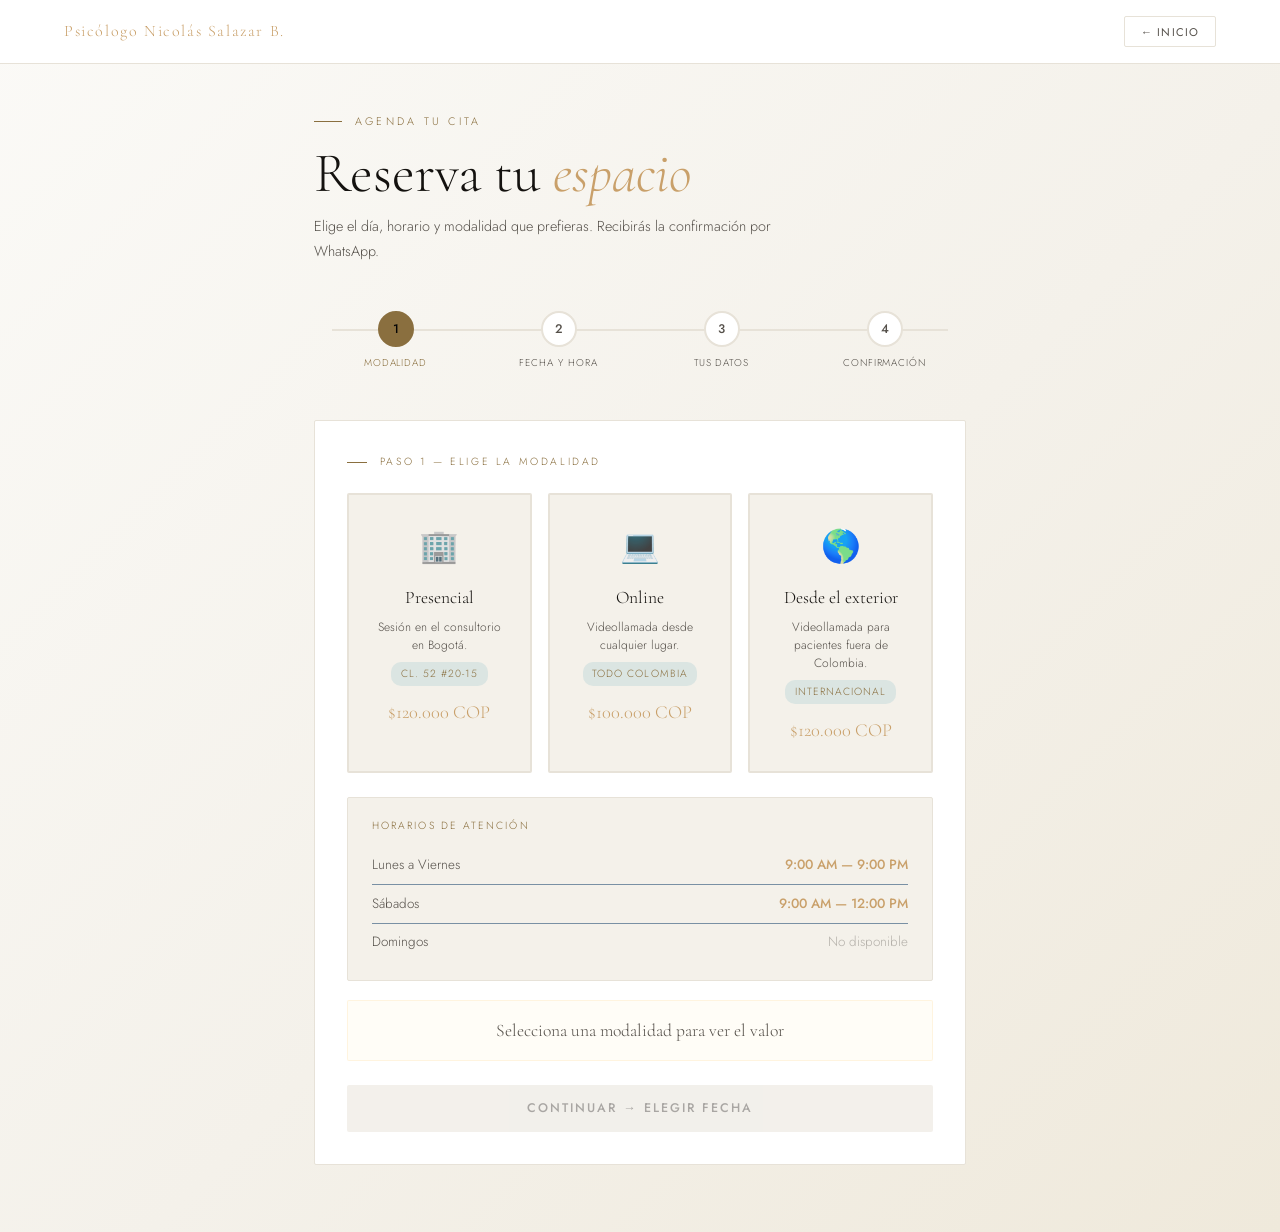
<file: agendar.html>
<!DOCTYPE html>
<html lang="es">
<head>
<meta charset="UTF-8">
<meta name="viewport" content="width=device-width, initial-scale=1.0, maximum-scale=5.0">
<meta name="description" content="Agenda tu cita con el Psicólogo Nicolás Salazar Barbosa — Bogotá. Presencial y online.">
<title>Agendar Cita — Psicólogo Nicolás Salazar Barbosa</title>
<link rel="preconnect" href="https://fonts.googleapis.com">
<link href="https://fonts.googleapis.com/css2?family=Cormorant+Garamond:ital,wght@0,300;0,400;1,300&family=Jost:wght@300;400;500&display=swap" rel="stylesheet">
<style>
:root{
  --gold:#b8935a;--gold-light:#c9a06a;--gold-dim:#8a6f3f;
  --black:#fbfaf7;--black-mid:#f4f1ea;--black-card:#ffffff;
  --black-border:#e7e2d8;--white:#14120f;--white-dim:#55504a;
  --accent:#8a6f3f;--green:#81c784;--red:#c0392b;
  --font-display:'Cormorant Garamond',serif;
  --font-body:'Jost',sans-serif;--radius:2px;
}
*,*::before,*::after{box-sizing:border-box;margin:0;padding:0;}
html{font-size:16px;scroll-behavior:smooth;}
body{background:linear-gradient(135deg,var(--black) 0%,#f4f1ea 55%,#efe9db 100%);
  color:var(--white);font-family:var(--font-body);font-weight:300;
  line-height:1.7;min-height:100vh;-webkit-font-smoothing:antialiased;}
a{color:inherit;text-decoration:none;}
button{cursor:pointer;font-family:var(--font-body);-webkit-tap-highlight-color:transparent;}

.header{background:var(--black-card);border-bottom:1px solid var(--black-border);
  padding:0 5%;height:64px;display:flex;align-items:center;justify-content:space-between;
  position:sticky;top:0;z-index:100;}
.header-logo{font-family:var(--font-display);font-size:1rem;color:var(--gold-light);letter-spacing:0.1em;}
.back-btn{background:transparent;border:1px solid var(--black-border);color:var(--white-dim);
  padding:0.4rem 1rem;font-size:0.7rem;letter-spacing:0.1em;text-transform:uppercase;
  border-radius:var(--radius);transition:all 0.2s;cursor:pointer;}
.back-btn:hover{border-color:var(--accent);color:var(--accent);}

.wrap{max-width:780px;margin:0 auto;padding:3rem 5%;}
.page-eyebrow{font-size:0.68rem;letter-spacing:0.3em;text-transform:uppercase;
  color:var(--accent);margin-bottom:0.8rem;display:flex;align-items:center;gap:0.8rem;}
.page-eyebrow::before{content:'';width:28px;height:1px;background:var(--accent);}
.page-title{font-family:var(--font-display);font-size:clamp(2.2rem,5vw,3.5rem);
  font-weight:300;line-height:1.1;margin-bottom:0.6rem;}
.page-title em{font-style:italic;color:var(--gold-light);}
.page-sub{color:var(--white-dim);font-size:0.9rem;margin-bottom:3rem;max-width:520px;}

/* STEPS */
.steps{display:flex;margin-bottom:3rem;position:relative;}
.steps::before{content:'';position:absolute;top:18px;left:18px;right:18px;
  height:2px;background:var(--black-border);z-index:0;}
.step{display:flex;flex-direction:column;align-items:center;gap:0.5rem;flex:1;position:relative;z-index:1;}
.step-num{width:36px;height:36px;border-radius:50%;border:2px solid var(--black-border);
  background:var(--black-card);display:flex;align-items:center;justify-content:center;
  font-size:0.78rem;font-weight:500;color:var(--white-dim);transition:all 0.3s;}
.step.active .step-num{border-color:var(--accent);background:var(--accent);color:#050505;}
.step.done .step-num{border-color:var(--green);background:var(--green);color:#050505;}
.step-label{font-size:0.62rem;letter-spacing:0.1em;text-transform:uppercase;
  color:var(--white-dim);text-align:center;}
.step.active .step-label{color:var(--accent);}

/* PANELS */
.panel{display:none;}
.panel.active{display:block;animation:fadeIn 0.3s ease;}
@keyframes fadeIn{from{opacity:0;transform:translateY(8px);}to{opacity:1;transform:none;}}

/* CARD */
.card{background:var(--black-card);border:1px solid var(--black-border);
  border-radius:var(--radius);padding:2rem;margin-bottom:1.2rem;}
.card-label{font-size:0.65rem;letter-spacing:0.25em;text-transform:uppercase;
  color:var(--accent);margin-bottom:1.4rem;display:flex;align-items:center;gap:0.8rem;}
.card-label::before{content:'';width:20px;height:1px;background:var(--accent);}

/* MODALITY */
.modality-grid{display:grid;grid-template-columns:1fr 1fr 1fr;gap:1rem;margin-bottom:1.5rem;}
.modality-card{background:var(--black-mid);border:2px solid var(--black-border);
  border-radius:var(--radius);padding:1.5rem;cursor:pointer;transition:all 0.25s;text-align:center;
  user-select:none;}
.modality-card:hover{border-color:var(--accent);}
.modality-card.selected{border-color:var(--gold);background:rgba(255,210,127,0.06);}
.modality-icon{font-size:2rem;margin-bottom:0.6rem;}
.modality-title{font-family:var(--font-display);font-size:1.1rem;color:var(--white);margin-bottom:0.3rem;}
.modality-desc{font-size:0.75rem;color:var(--white-dim);line-height:1.5;}
.modality-badge{display:inline-block;margin-top:0.5rem;font-size:0.65rem;letter-spacing:0.1em;
  text-transform:uppercase;padding:0.2rem 0.6rem;border-radius:10px;
  background:rgba(76,162,181,0.15);color:var(--accent);}
.modality-price{margin-top:0.7rem;font-family:var(--font-display);font-size:1.15rem;color:var(--gold-light);}

.schedule-info{background:var(--black-mid);border:1px solid var(--black-border);
  border-radius:var(--radius);padding:1.2rem 1.5rem;margin-bottom:1.2rem;}
.schedule-row{display:flex;justify-content:space-between;align-items:center;
  padding:0.45rem 0;border-bottom:1px solid rgba(0,48,96,0.5);font-size:0.84rem;}
.schedule-row:last-child{border-bottom:none;}
.schedule-hours{color:var(--gold-light);font-weight:500;}

.price-display{text-align:center;padding:0.9rem;background:rgba(255,210,127,0.06);
  border:1px solid rgba(255,210,127,0.2);border-radius:var(--radius);margin-bottom:1.5rem;
  font-family:var(--font-display);font-size:1.1rem;color:var(--white-dim);}
.price-display em{color:var(--gold-light);}

/* DATE */
.date-scroll{display:flex;gap:0.6rem;overflow-x:auto;padding-bottom:0.5rem;
  margin-bottom:1.5rem;scrollbar-width:none;}
.date-scroll::-webkit-scrollbar{display:none;}
.date-btn{flex-shrink:0;width:66px;padding:0.75rem 0.4rem;background:var(--black-mid);
  border:1px solid var(--black-border);border-radius:var(--radius);cursor:pointer;
  text-align:center;transition:all 0.25s;color:var(--white-dim);}
.date-btn:hover{border-color:var(--accent);}
.date-btn.selected{border-color:var(--gold);background:rgba(255,210,127,0.08);color:var(--white);}
.date-btn.closed{opacity:0.3;cursor:not-allowed;}
.date-dow{font-size:0.58rem;letter-spacing:0.1em;text-transform:uppercase;margin-bottom:0.3rem;}
.date-num{font-family:var(--font-display);font-size:1.5rem;line-height:1;color:var(--gold-light);}
.date-mon{font-size:0.58rem;letter-spacing:0.08em;text-transform:uppercase;margin-top:0.2rem;}

/* SLOTS */
.slots-label{font-size:0.68rem;letter-spacing:0.15em;text-transform:uppercase;
  color:var(--white-dim);margin-bottom:0.8rem;}
.slots-grid{display:grid;grid-template-columns:repeat(auto-fill,minmax(88px,1fr));gap:0.5rem;margin-bottom:1.5rem;}
.slot-btn{padding:0.6rem;background:var(--black-mid);border:1px solid var(--black-border);
  border-radius:var(--radius);font-size:0.82rem;color:var(--white-dim);
  cursor:pointer;transition:all 0.2s;text-align:center;}
.slot-btn:hover{border-color:var(--accent);color:var(--white);}
.slot-btn.selected{border-color:var(--gold);background:rgba(255,210,127,0.1);color:var(--gold-light);}
.slot-btn:disabled{opacity:0.3;cursor:not-allowed;text-decoration:line-through;}

/* FORM */
.summary-box{background:var(--black-mid);border:1px solid var(--black-border);
  border-left:3px solid var(--gold);border-radius:var(--radius);padding:1.2rem 1.5rem;margin-bottom:1.5rem;}
.summary-row{display:flex;gap:1rem;font-size:0.85rem;margin-bottom:0.35rem;}
.summary-row:last-child{margin-bottom:0;}
.summary-row strong{color:var(--gold-light);min-width:85px;flex-shrink:0;}
.summary-row span{color:var(--white-dim);}

.form-grid{display:grid;grid-template-columns:1fr 1fr;gap:1rem;}
.form-group{margin-bottom:1rem;}
.form-group.full{grid-column:1/-1;}
.form-group label{display:block;font-size:0.78rem;color:var(--white-dim);margin-bottom:0.4rem;}
.form-group input,.form-group select,.form-group textarea{
  width:100%;background:var(--black-mid);border:1px solid var(--black-border);
  color:var(--white);padding:0.8rem 1rem;font-family:var(--font-body);font-size:1rem;
  outline:none;transition:border-color 0.25s;border-radius:var(--radius);
  -webkit-appearance:none;appearance:none;}
.form-group input:focus,.form-group select:focus,.form-group textarea:focus{border-color:var(--accent);}
.form-group textarea{height:80px;resize:vertical;}

/* BUTTONS */
.btn{display:inline-flex;align-items:center;justify-content:center;gap:0.6rem;
  padding:0.9rem 2rem;font-family:var(--font-body);font-size:0.78rem;font-weight:500;
  letter-spacing:0.16em;text-transform:uppercase;border:none;
  border-radius:var(--radius);transition:all 0.25s;cursor:pointer;}
.btn-gold{background:var(--gold);color:#050505;width:100%;}
.btn-gold:hover{background:var(--gold-light);transform:translateY(-1px);}
.btn-gold:disabled{background:var(--black-border);color:var(--white-dim);cursor:not-allowed;transform:none;opacity:0.5;}
.btn-wa{background:#25D366;color:#fff;width:100%;}
.btn-wa:hover{background:#20bc5a;transform:translateY(-1px);}
.btn-outline{background:transparent;border:1px solid var(--black-border);color:var(--white-dim);}
.btn-outline:hover{border-color:var(--accent);color:var(--accent);}
.btn-row{display:flex;gap:0.8rem;margin-top:0.5rem;}
.btn-row .btn-outline{max-width:130px;}

/* ALERT */
.alert{padding:0.9rem 1.2rem;border-radius:var(--radius);font-size:0.83rem;
  margin-bottom:1.2rem;border-left:3px solid;}
.alert-error{background:rgba(229,115,115,0.1);border-color:var(--red);color:var(--red);}
.alert-info{background:rgba(76,162,181,0.08);border-color:var(--accent);color:var(--accent);}

/* SUCCESS */
.success-wrap{text-align:center;padding:2rem 0;}
.success-icon{font-size:4.5rem;margin-bottom:1rem;animation:pop 0.5s ease;}
@keyframes pop{0%{transform:scale(0);}70%{transform:scale(1.15);}100%{transform:scale(1);}}
.success-title{font-family:var(--font-display);font-size:2.2rem;color:var(--gold-light);margin-bottom:0.5rem;}
.success-sub{color:var(--white-dim);margin-bottom:2rem;font-size:0.9rem;}
.success-card{background:var(--black-card);border:1px solid var(--black-border);
  border-radius:var(--radius);padding:1.5rem;max-width:460px;margin:0 auto 2rem;text-align:left;}
.wa-note{background:rgba(37,211,102,0.08);border:1px solid rgba(37,211,102,0.25);
  border-radius:var(--radius);padding:1rem 1.2rem;margin-bottom:1.5rem;
  font-size:0.85rem;color:#81c784;display:flex;gap:0.8rem;align-items:flex-start;}

@media(max-width:600px){
  .wrap{padding:2rem 1.2rem;}
  .form-grid{grid-template-columns:1fr;}
  .form-group.full{grid-column:1;}
  .modality-grid{grid-template-columns:1fr;}
  .steps::before{display:none;}
  .step-label{display:none;}
  .card{padding:1.3rem;}
  .btn-row{flex-direction:column;}
  .btn-row .btn-outline{max-width:100%;}
}

/* ── MOBILE ── */
body { overflow-x: hidden; }
.date-scroll { -webkit-overflow-scrolling: touch; }

@media (max-width: 600px) {
  .wrap { padding: 1.5rem 1rem; }
  .card { padding: 1.2rem; }
  .modality-grid { grid-template-columns: 1fr; }
  .form-grid { grid-template-columns: 1fr; }
  .form-group.full { grid-column: 1; }
  .form-group input,
  .form-group select,
  .form-group textarea { font-size: 1rem; }
  .btn-row { flex-direction: column; }
  .btn-row .btn-outline { max-width: 100%; }
  .steps::before { display: none; }
  .step-label { display: none; }
  .step-num { width: 32px; height: 32px; font-size: 0.72rem; }
  .slots-grid { grid-template-columns: repeat(3, 1fr); gap: 0.4rem; }
  .slot-btn { padding: 0.55rem 0.3rem; font-size: 0.78rem; }
  .page-sub { margin-bottom: 2rem; }
  .summary-box { padding: 1rem; }
  .summary-row strong { min-width: 70px; }
}

@media (max-width: 380px) {
  .slots-grid { grid-template-columns: repeat(2, 1fr); }
  .page-title { font-size: 2rem; }
}

/* Touch tap targets */
@media (hover: none) {
  .modality-card { min-height: 120px; }
  .date-btn { min-height: 64px; }
  .slot-btn { min-height: 44px; }
  .btn { min-height: 48px; }
}

</style>
</head>
<body>

<header class="header">
  <div class="header-logo">Psicólogo Nicolás Salazar B.</div>
  <a href="/"><button class="back-btn">← Inicio</button></a>
</header>

<div class="wrap">
  <div class="page-eyebrow">Agenda tu cita</div>
  <h1 class="page-title">Reserva tu <em>espacio</em></h1>
  <p class="page-sub">Elige el día, horario y modalidad que prefieras. Recibirás la confirmación por WhatsApp.</p>

  <div class="steps">
    <div class="step active" id="si1"><div class="step-num">1</div><div class="step-label">Modalidad</div></div>
    <div class="step" id="si2"><div class="step-num">2</div><div class="step-label">Fecha y hora</div></div>
    <div class="step" id="si3"><div class="step-num">3</div><div class="step-label">Tus datos</div></div>
    <div class="step" id="si4"><div class="step-num">4</div><div class="step-label">Confirmación</div></div>
  </div>

  <!-- PANEL 1 -->
  <div class="panel active" id="panel-1">
    <div class="card">
      <div class="card-label">Paso 1 — Elige la modalidad</div>
      <div class="modality-grid">
        <div class="modality-card" id="mod-presencial" onclick="selectModality('Presencial','$120.000 COP')">
          <div class="modality-icon">🏢</div>
          <div class="modality-title">Presencial</div>
          <p class="modality-desc">Sesión en el consultorio en Bogotá.</p>
          <span class="modality-badge">Cl. 52 #20-15</span>
          <div class="modality-price">$120.000 COP</div>
        </div>
        <div class="modality-card" id="mod-online" onclick="selectModality('Online','$100.000 COP')">
          <div class="modality-icon">💻</div>
          <div class="modality-title">Online</div>
          <p class="modality-desc">Videollamada desde cualquier lugar.</p>
          <span class="modality-badge">Todo Colombia</span>
          <div class="modality-price">$100.000 COP</div>
        </div>
        <div class="modality-card" id="mod-exterior" onclick="selectModality('Exterior','$120.000 COP')">
          <div class="modality-icon">🌎</div>
          <div class="modality-title">Desde el exterior</div>
          <p class="modality-desc">Videollamada para pacientes fuera de Colombia.</p>
          <span class="modality-badge">Internacional</span>
          <div class="modality-price">$120.000 COP</div>
        </div>
      </div>
      <div class="schedule-info">
        <div style="font-size:0.65rem;letter-spacing:0.2em;text-transform:uppercase;color:var(--accent);margin-bottom:0.8rem;">Horarios de atención</div>
        <div class="schedule-row"><span style="color:var(--white-dim);">Lunes a Viernes</span><span class="schedule-hours">9:00 AM — 9:00 PM</span></div>
        <div class="schedule-row"><span style="color:var(--white-dim);">Sábados</span><span class="schedule-hours">9:00 AM — 12:00 PM</span></div>
        <div class="schedule-row"><span style="color:var(--white-dim);">Domingos</span><span style="color:var(--white-dim);opacity:0.4;">No disponible</span></div>
      </div>
      <div class="price-display" id="price-display">Selecciona una modalidad para ver el valor</div>
      <button class="btn btn-gold" id="btn-next-1" onclick="goTo(2)" disabled>Continuar → Elegir fecha</button>
    </div>
  </div>

  <!-- PANEL 2 -->
  <div class="panel" id="panel-2">
    <div class="card">
      <div class="card-label">Paso 2 — Fecha y hora</div>
      <div class="date-scroll" id="date-scroll"></div>
      <div id="slots-area"></div>
      <div class="btn-row">
        <button class="btn btn-outline" onclick="goTo(1)">← Volver</button>
        <button class="btn btn-gold" id="btn-next-2" onclick="goTo(3)" disabled style="flex:1;">Continuar → Mis datos</button>
      </div>
    </div>
  </div>

  <!-- PANEL 3 -->
  <div class="panel" id="panel-3">
    <div class="card">
      <div class="card-label">Paso 3 — Tus datos</div>
      <div class="summary-box" id="form-summary"></div>
      <div id="form-error" class="alert alert-error" style="display:none;"></div>
      <div class="form-grid">
        <div class="form-group"><label>Nombre completo *</label><input type="text" id="f-name" autocomplete="name" placeholder="Tu nombre completo"></div>
        <div class="form-group"><label>Correo electrónico *</label><input type="email" id="f-email" autocomplete="email" placeholder="tucorreo@email.com"></div>
        <div class="form-group"><label>Teléfono / WhatsApp *</label><input type="tel" id="f-phone" autocomplete="tel" placeholder="+57 300 000 0000"></div>
        <div class="form-group">
          <label>Tipo de consulta</label>
          <select id="f-service">
            <option>Psicoterapia Individual</option>
            <option>Psicoterapia Adolescente</option>
            <option>Terapia de Pareja</option>
            <option>Terapia Familiar</option>
          </select>
        </div>
        <div class="form-group full">
          <label>¿Qué te trae? (opcional)</label>
          <textarea id="f-notes" placeholder="Cuéntame brevemente qué te motiva a buscar apoyo..."></textarea>
        </div>
      </div>
      <div class="alert alert-info">📱 Al confirmar se abrirá WhatsApp con los detalles pre-llenados. Envía el mensaje y te confirmaré la cita en menos de 24 horas.</div>
      <div class="btn-row">
        <button class="btn btn-outline" onclick="goTo(2)">← Volver</button>
        <button id="btn-confirm-wa" class="btn btn-wa" onclick="submitBooking()" style="flex:1;">
          <svg width="18" height="18" viewBox="0 0 24 24" fill="white"><path d="M17.472 14.382c-.297-.149-1.758-.867-2.03-.967-.273-.099-.471-.148-.67.15-.197.297-.767.966-.94 1.164-.173.199-.347.223-.644.075-.297-.15-1.255-.463-2.39-1.475-.883-.788-1.48-1.761-1.653-2.059-.173-.297-.018-.458.13-.606.134-.133.298-.347.446-.52.149-.174.198-.298.298-.497.099-.198.05-.371-.025-.52-.075-.149-.669-1.612-.916-2.207-.242-.579-.487-.5-.669-.51-.173-.008-.371-.01-.57-.01-.198 0-.52.074-.792.372-.272.297-1.04 1.016-1.04 2.479 0 1.462 1.065 2.875 1.213 3.074.149.198 2.096 3.2 5.077 4.487.709.306 1.262.489 1.694.625.712.227 1.36.195 1.871.118.571-.085 1.758-.719 2.006-1.413.248-.694.248-1.289.173-1.413-.074-.124-.272-.198-.57-.347z"/><path d="M12 0C5.373 0 0 5.373 0 12c0 2.125.555 4.122 1.528 5.855L0 24l6.335-1.508C8.078 23.445 10.012 24 12 24c6.627 0 12-5.373 12-12S18.627 0 12 0zm0 22c-1.846 0-3.593-.493-5.103-1.355l-.365-.218-3.785.901.938-3.676-.239-.377A9.944 9.944 0 012 12c0-5.514 4.486-10 10-10s10 4.486 10 10-4.486 10-10 10z"/></svg>
          Confirmar por WhatsApp
        </button>
      </div>
    </div>
  </div>

  <!-- PANEL 4 -->
  <div class="panel" id="panel-4">
    <div class="success-wrap">
      <div class="success-icon">🎉</div>
      <h2 class="success-title">¡Mensaje <em>enviado!</em></h2>
      <p class="success-sub">Tu solicitud fue enviada por WhatsApp. Nicolás te confirmará en menos de 24 horas.</p>
      <div class="wa-note">
        <span>💡</span>
        <span>Si WhatsApp no abrió automáticamente, <a id="wa-fallback" href="#" style="color:var(--green);text-decoration:underline;">toca aquí para reenviar</a>.</span>
      </div>
      <div class="success-card" id="success-details"></div>
      <br>
      <a href="/"><button class="btn btn-gold" style="max-width:300px;">Volver al inicio</button></a>
    </div>
  </div>
</div>

<script>
// ═══════════════════════════════════════════════════
// STATE
// ═══════════════════════════════════════════════════
const S = { modality: null, price: null, date: null, dateLabel: null, dateStr: null, slot: null };

const DAYS_ES   = ['Domingo','Lunes','Martes','Miércoles','Jueves','Viernes','Sábado'];
const DAYS_SH   = ['DOM','LUN','MAR','MIÉ','JUE','VIE','SÁB'];
const MONTHS_ES = ['','ene','feb','mar','abr','may','jun','jul','ago','sep','oct','nov','dic'];
const MONTHS_FULL = ['','enero','febrero','marzo','abril','mayo','junio','julio','agosto','septiembre','octubre','noviembre','diciembre'];

// Datos de disponibilidad reales provenientes de Google Calendar
let gcalDays = null; // null = aún no cargado

// ═══════════════════════════════════════════════════
// STEP 1 — MODALITY
// ═══════════════════════════════════════════════════
function selectModality(mod, price) {
  S.modality = mod;
  S.price    = price;
  document.querySelectorAll('.modality-card').forEach(c => c.classList.remove('selected'));
  document.getElementById('mod-' + mod.toLowerCase()).classList.add('selected');
  const pd = document.getElementById('price-display');
  pd.innerHTML = 'Valor por sesión: <em>' + price + '</em> · Duración: 1 hora';
  const btn = document.getElementById('btn-next-1');
  btn.disabled = false;
}

// ═══════════════════════════════════════════════════
// STEP 2 — CALENDAR (datos reales de Google Calendar)
// ═══════════════════════════════════════════════════
function loadAndBuildCalendar() {
  const scroll   = document.getElementById('date-scroll');
  const slotsArea = document.getElementById('slots-area');
  scroll.innerHTML   = '<p style="color:var(--white-dim);font-size:0.85rem;padding:0.5rem 0;">Cargando disponibilidad...</p>';
  slotsArea.innerHTML = '';

  fetch('https://psicologonicolassalazarb.com/api/calendar?action=slots')
    .then(function(r) { return r.json(); })
    .then(function(data) {
      if (!data.success || !data.days) {
        scroll.innerHTML = '<p style="color:var(--red);font-size:0.85rem;padding:0.5rem 0;">No se pudo cargar la disponibilidad. Intenta de nuevo.</p>';
        return;
      }
      gcalDays = {};
      data.days.forEach(function(day) { gcalDays[day.date] = day; });
      buildCalendar();
    })
    .catch(function(err) {
      console.error('Error consultando /api/calendar?action=slots:', err);
      scroll.innerHTML = '<p style="color:var(--red);font-size:0.85rem;padding:0.5rem 0;">Error de conexión. Intenta de nuevo.</p>';
    });
}

function buildCalendar() {
  var scroll = document.getElementById('date-scroll');
  scroll.innerHTML = '';

  var today = new Date();
  today.setHours(0, 0, 0, 0);

  for (var d = 0; d < 60; d++) {
    var dt = new Date(today.getFullYear(), today.getMonth(), today.getDate() + d);
    var dow = dt.getDay();
    var y   = dt.getFullYear();
    var mo  = String(dt.getMonth() + 1).padStart(2, '0');
    var da  = String(dt.getDate()).padStart(2, '0');
    var dateStr = y + '-' + mo + '-' + da;

    // Domingo siempre cerrado; si GCal no devolvió ese día, también cerrado
    var dayData = gcalDays ? gcalDays[dateStr] : null;
    var closed  = (dow === 0) || (gcalDays !== null && !dayData);

    var btn = document.createElement('button');
    btn.className = 'date-btn' + (closed ? ' closed' : '');
    btn.disabled  = closed;
    btn.innerHTML = '<div class="date-dow">' + DAYS_SH[dow] + '</div>' +
                    '<div class="date-num">' + dt.getDate() + '</div>' +
                    '<div class="date-mon">' + MONTHS_ES[dt.getMonth()+1] + '</div>';
    if (!closed) {
      (function(capturedDt, capturedBtn, capturedDateStr) {
        capturedBtn.addEventListener('click', function() { selectDate(capturedDt, capturedBtn, capturedDateStr); });
      })(dt, btn, dateStr);
    }
    scroll.appendChild(btn);
  }

  // Auto-select primer día disponible
  var first = scroll.querySelector('.date-btn:not(.closed)');
  if (first) first.click();
}

function pad(n) { return String(n).padStart(2,'0'); }

function displayTime(timeStr) {
  // Convierte "09:00" o "14:00" a "9:00 AM" / "2:00 PM"
  const [hh, mm] = timeStr.split(':').map(Number);
  const ampm = hh >= 12 ? 'PM' : 'AM';
  const h12  = hh > 12 ? hh - 12 : (hh === 0 ? 12 : hh);
  return h12 + ':' + String(mm).padStart(2,'0') + ' ' + ampm;
}

function selectDate(dt, btn, dateStr) {
  document.querySelectorAll('.date-btn').forEach(function(b) { b.classList.remove('selected'); });
  btn.classList.add('selected');
  S.date    = dt;
  S.dateStr = dateStr;
  S.dateLabel = DAYS_ES[dt.getDay()] + ', ' + dt.getDate() + ' de ' + MONTHS_FULL[dt.getMonth()+1] + ' de ' + dt.getFullYear();
  S.slot = null;

  document.getElementById('btn-next-2').disabled = true;

  var slotsArea = document.getElementById('slots-area');
  slotsArea.innerHTML = '';

  var label = document.createElement('div');
  label.className = 'slots-label';
  label.textContent = 'Horarios disponibles — ' + S.dateLabel;
  slotsArea.appendChild(label);

  var grid = document.createElement('div');
  grid.className = 'slots-grid';

  var dayData = gcalDays ? gcalDays[dateStr] : null;
  var hasAny  = false;

  if (dayData && dayData.slots && dayData.slots.length > 0) {
    dayData.slots.forEach(function(slot) {
      var slotBtn = document.createElement('button');
      slotBtn.className   = 'slot-btn';
      slotBtn.textContent = displayTime(slot.start);
      // Closure captura el slot — sin HTML attributes, sin problema de comillas
      (function(s) {
        slotBtn.addEventListener('click', function() {
          selectSlot(slotBtn, s.start, s.end, s.startISO, s.endISO);
        });
      })(slot);
      grid.appendChild(slotBtn);
      hasAny = true;
    });
  }

  if (!hasAny) {
    var noSlots = document.createElement('p');
    noSlots.style.cssText = 'color:var(--white-dim);font-size:0.85rem;grid-column:1/-1;padding:0.5rem 0;';
    noSlots.textContent = 'No hay horarios disponibles para este día.';
    grid.appendChild(noSlots);
  }

  slotsArea.appendChild(grid);
}

function selectSlot(el, start, end, startISO, endISO) {
  document.querySelectorAll('.slot-btn').forEach(function(b) { b.classList.remove('selected'); });
  el.classList.add('selected');
  S.slot = {
    label:        start,
    endLabel:     end,
    startISO:     startISO,
    endISO:       endISO,
    displayStart: displayTime(start),
    displayEnd:   displayTime(end),
  };
  document.getElementById('btn-next-2').disabled = false;
}

// ═══════════════════════════════════════════════════
// NAVIGATION
// ═══════════════════════════════════════════════════
function goTo(n) {
  document.querySelectorAll('.panel').forEach(function(p) { p.classList.remove('active'); });
  document.getElementById('panel-' + n).classList.add('active');
  document.querySelectorAll('.step').forEach(function(s, i) {
    s.classList.remove('active','done');
    if (i + 1 < n) s.classList.add('done');
    if (i + 1 === n) s.classList.add('active');
  });
  if (n === 2) {
    loadAndBuildCalendar();
  }
  if (n === 3) {
    document.getElementById('form-summary').innerHTML =
      '<div class="summary-row"><strong>Modalidad</strong><span>' + (S.modality === 'Online' ? '💻 Online' : (S.modality === 'Exterior' ? '🌎 Desde el exterior' : '🏢 Presencial')) + '</span></div>' +
      '<div class="summary-row"><strong>Valor</strong><span>' + S.price + '</span></div>' +
      '<div class="summary-row"><strong>Fecha</strong><span>' + S.dateLabel + '</span></div>' +
      '<div class="summary-row"><strong>Hora</strong><span>' + S.slot.displayStart + ' – ' + S.slot.displayEnd + '</span></div>';
  }
  window.scrollTo({ top: 0, behavior: 'smooth' });
}

// ═══════════════════════════════════════════════════
// SUBMIT — Abre WhatsApp con los detalles de la cita
// ═══════════════════════════════════════════════════
function submitBooking() {
  var name    = document.getElementById('f-name').value.trim();
  var email   = document.getElementById('f-email').value.trim();
  var phone   = document.getElementById('f-phone').value.trim();
  var service = document.getElementById('f-service').value;
  var notes   = document.getElementById('f-notes').value.trim();
  var errEl   = document.getElementById('form-error');

  if (!name || !email || !phone) {
    errEl.textContent = 'Por favor completa nombre, correo y teléfono.';
    errEl.style.display = 'block';
    errEl.scrollIntoView({ behavior:'smooth', block:'center' });
    return;
  }
  if (!/^[^\s@]+@[^\s@]+\.[^\s@]+$/.test(email)) {
    errEl.textContent = 'El correo no parece válido.';
    errEl.style.display = 'block';
    return;
  }
  errEl.style.display = 'none';

  var modalityDetail = S.modality === 'Online' ? 'Online (videollamada)' : (S.modality === 'Exterior' ? 'Desde el exterior (videollamada)' : 'Presencial — Cl. 52 #20-15, Bogotá');

  var msg = 'Hola Nicolás, quisiera agendar una cita:\n\n';
  msg += '👤 *Nombre:* '     + name    + '\n';
  msg += '📧 *Correo:* '     + email   + '\n';
  msg += '📱 *Teléfono:* '   + phone   + '\n';
  msg += '🧠 *Servicio:* '   + service + '\n';
  msg += '💻 *Modalidad:* '  + modalityDetail + '\n';
  msg += '💰 *Valor sesión:* ' + S.price + '\n';
  msg += '📅 *Fecha:* '      + S.dateLabel + '\n';
  msg += '⏰ *Hora:* '       + S.slot.displayStart + ' – ' + S.slot.displayEnd + '\n';
  if (notes) msg += '\n📝 *Notas:* ' + notes + '\n';
  msg += '\n_Solicitud desde psicologonicolassalazarb.com_';

  var waUrl = 'https://wa.me/573115725459?text=' + encodeURIComponent(msg);

  document.getElementById('success-details').innerHTML =
    '<div class="summary-row"><strong>Nombre</strong><span>'    + name    + '</span></div>' +
    '<div class="summary-row"><strong>Correo</strong><span>'    + email   + '</span></div>' +
    '<div class="summary-row"><strong>Modalidad</strong><span>' + (S.modality === 'Online' ? '💻 Online' : (S.modality === 'Exterior' ? '🌎 Desde el exterior' : '🏢 Presencial')) + '</span></div>' +
    '<div class="summary-row"><strong>Valor</strong><span>'     + S.price + '</span></div>' +
    '<div class="summary-row"><strong>Fecha</strong><span>'     + S.dateLabel + '</span></div>' +
    '<div class="summary-row"><strong>Hora</strong><span>'      + S.slot.displayStart + ' – ' + S.slot.displayEnd + '</span></div>' +
    '<div class="summary-row"><strong>Servicio</strong><span>'  + service + '</span></div>';

  document.getElementById('wa-fallback').href = waUrl;
  goTo(4);
  window.open(waUrl, '_blank');
}
// Disponibilidad cargada en tiempo real desde Google Calendar via /api/calendar?action=slots (Cloudflare Worker)
</script>
</body>
</html>
</file>
<file: css/main.css>
/* ═══════════════════════════════════════════════════════════
   PSICÓLOGO NICOLÁS SALAZAR BARBOSA — LANDING PAGE
   Foundation: tokens, typography, buttons, cards, lamp motif
   Paleta: clínica premium — blanco cálido dominante,
   negro como ancla de cierre (footer/CTA final), dorado como acento.
   ═══════════════════════════════════════════════════════════ */

/* ── TOKENS ── */
:root {
  /* Paper — blanco cálido dominante (~75% de la interfaz) */
  --paper:        #fbfaf7;
  --paper-alt:    #f4f1ea;
  --paper-card:   #ffffff;
  --border:       #e7e2d8;
  --border-soft:  #efebe1;
  --border-strong: #d9d2c4;

  /* Ink — negro cálido para texto y el "ancla" de cierre (~20%) */
  --ink:          #14120f;
  --ink-dim:      #3a352e;
  --ink-faint:    #4c463c;
  --anchor:       #0e0d0b;
  --anchor-card:  #1c1a15;
  --anchor-border: #2e2a23;

  /* Gold — acento (~5%), nunca como texto de cuerpo sobre blanco.
     Refinado a un dorado mate y sobrio (menos saturado, más "metal cepillado"
     que "brillo"), acorde a una estética clínica premium. */
  --gold:         #ab8656;
  --gold-bright:  #bd9868;
  --gold-deep:    #7d6339;
  --gold-mate:    #9c8362;
  --gold-wash:    rgba(171, 134, 86, 0.07);
  --gold-wash-strong: rgba(171, 134, 86, 0.13);

  --wa-green:     #25d366;

  /* "Isla oscura" — solo para #contacto y footer (el ancla negra de cierre) */
  --anchor-text:      #f2ede3;
  --anchor-text-dim:  #a39a8c;

  --font-display: 'Cormorant Garamond', serif;
  --font-body: 'Jost', sans-serif;

  --ease: cubic-bezier(0.22, 1, 0.36, 1);
  --ease-out: cubic-bezier(0.16, 1, 0.3, 1);
  --dur-fast: 0.25s;
  --dur-base: 0.45s;
  --dur-slow: 0.8s;

  --radius: 3px;

  /* Sistema de elevación — profundidad progresiva, siempre sombra suave y difusa
     (nunca dura), coherente con una superficie de "papel" iluminada desde arriba. */
  --shadow-xs: 0 1px 3px rgba(20, 18, 15, 0.04);
  --shadow-sm: 0 2px 16px rgba(20, 18, 15, 0.05);
  --shadow-md: 0 12px 40px rgba(20, 18, 15, 0.08);
  --shadow-lg: 0 24px 64px rgba(20, 18, 15, 0.12);
  --shadow-xl: 0 40px 100px rgba(20, 18, 15, 0.16);
  --shadow-gold: 0 10px 30px rgba(171, 134, 86, 0.20);
  --shadow-gold-lg: 0 18px 48px rgba(171, 134, 86, 0.24);
  --shadow-inset: inset 0 1px 0 rgba(255, 255, 255, 0.6);
}

/* ── RESET ── */
*, *::before, *::after { box-sizing: border-box; margin: 0; padding: 0; }
html { scroll-behavior: smooth; font-size: 17.5px; }
body {
  background:
    radial-gradient(ellipse 900px 500px at 15% -5%, rgba(171, 134, 86, 0.05), transparent 60%),
    radial-gradient(ellipse 800px 600px at 100% 15%, rgba(20, 18, 15, 0.025), transparent 55%),
    var(--paper);
  color: var(--ink);
  font-family: var(--font-body);
  font-weight: 300;
  line-height: 1.7;
  overflow-x: hidden;
  -webkit-font-smoothing: antialiased;
}
img, video { max-width: 100%; height: auto; display: block; }
a { color: inherit; text-decoration: none; }
button { cursor: pointer; font-family: var(--font-body); }
::selection { background: var(--gold); color: var(--ink); }

/* ── ACCESSIBILITY ── */
:focus-visible { outline: 2px solid var(--gold-deep); outline-offset: 3px; border-radius: 2px; }
.skip-link {
  position: absolute; left: 1rem; top: -60px; z-index: 2000;
  background: var(--gold); color: var(--ink);
  padding: 0.7rem 1.2rem; border-radius: var(--radius);
  font-size: 0.85rem; font-weight: 500; transition: top var(--dur-fast) var(--ease);
}
.skip-link:focus { top: 1rem; }

/* ── TYPOGRAPHY SCALE ── */
h1, h2, h3, h4 { font-family: var(--font-display); font-weight: 300; color: var(--ink); }
h1 { font-size: clamp(2.5rem, 5.6vw, 4.8rem); letter-spacing: -0.02em; line-height: 1.08; }
h2 { font-size: clamp(1.9rem, 3.6vw, 3.1rem); letter-spacing: -0.015em; line-height: 1.16; }
h3 { font-size: clamp(1.4rem, 2.4vw, 1.9rem); letter-spacing: -0.005em; line-height: 1.25; }
em { font-style: italic; color: var(--gold-deep); }

.eyebrow {
  display: flex; align-items: center; gap: 0.8rem;
  font-size: 0.7rem; letter-spacing: 0.34em; text-transform: uppercase;
  color: var(--gold-deep); margin-bottom: 1rem; font-weight: 400;
}
.eyebrow::before { content: ''; width: 26px; height: 1px; background: var(--gold); }

.lede { font-size: 1.1rem; color: var(--ink-dim); max-width: 46ch; line-height: 1.8; letter-spacing: 0.005em; }
.caption { font-size: 0.72rem; letter-spacing: 0.1em; text-transform: uppercase; color: var(--ink-faint); }


/* ── BUTTONS ── */
.btn {
  position: relative; overflow: hidden;
  display: inline-flex; align-items: center; justify-content: center; gap: 0.6rem;
  padding: 0.95rem 2.1rem; font-family: var(--font-body); font-size: 0.76rem; font-weight: 500;
  letter-spacing: 0.16em; text-transform: uppercase; border: none; border-radius: 5px;
  cursor: pointer; transition: transform var(--dur-fast) var(--ease), box-shadow var(--dur-fast) var(--ease), background var(--dur-fast) var(--ease), border-color var(--dur-fast) var(--ease);
}
.btn:active { transform: translateY(0) scale(0.97); }

/* El CTA principal del sitio — debe sentirse como el botón más importante */
.btn-gold {
  background: linear-gradient(135deg, var(--gold-bright), var(--gold) 65%);
  color: #201908; box-shadow: var(--shadow-gold);
}
.btn-gold::before {
  content: ''; position: absolute; inset: 0;
  background: linear-gradient(115deg, transparent 40%, rgba(255,255,255,0.45) 50%, transparent 60%);
  transform: translateX(-120%);
  transition: transform 0.7s var(--ease-out);
}
.btn-gold:hover::before { transform: translateX(120%); }
.btn-gold:hover { background: linear-gradient(135deg, var(--gold-bright), var(--gold-bright) 65%); transform: translateY(-3px); box-shadow: var(--shadow-gold-lg); }

.btn-outline { background: transparent; border: 1px solid var(--border-strong); color: var(--ink-dim); }
.btn-outline:hover { border-color: var(--gold); color: var(--gold-deep); background: var(--gold-wash); transform: translateY(-2px); }

.btn-wa { background: var(--wa-green); color: #04150a; box-shadow: 0 8px 22px rgba(37, 211, 102, 0.22); }
.btn-wa:hover { background: #2fe377; transform: translateY(-3px); box-shadow: 0 14px 34px rgba(37, 211, 102, 0.3); }
.btn-wa svg { transition: transform var(--dur-fast) var(--ease); }
.btn-wa:hover svg { transform: rotate(-8deg) scale(1.1); }

.btn-text { background: none; color: var(--gold-deep); letter-spacing: 0.1em; text-transform: none; font-size: 0.85rem; padding: 0; gap: 0.4rem; }
.btn-text:hover { color: var(--gold); gap: 0.6rem; }
@media (prefers-reduced-motion: reduce) { .btn-gold::before { display: none; } }

/* ── CARDS ── */
.card {
  position: relative;
  background: linear-gradient(180deg, var(--paper-card), var(--paper) 130%);
  border: 1px solid var(--border-soft);
  border-radius: 8px;
  padding: 2rem;
  box-shadow: var(--shadow-xs);
  transition: border-color var(--dur-base) var(--ease), transform var(--dur-base) var(--ease), box-shadow var(--dur-base) var(--ease);
}
.card:hover { border-color: var(--gold); transform: translateY(-6px); box-shadow: var(--shadow-lg); }

.card-accent { border-left: 2px solid var(--gold); }

/* ── LAMP MOTIF ── */
.lamp {
  width: 20px; height: 20px; flex-shrink: 0;
  opacity: 0.65; transition: opacity var(--dur-base) var(--ease), filter var(--dur-base) var(--ease);
}
.lamp path, .lamp circle { stroke: var(--gold-deep); }
.lamp .bulb { fill: var(--gold-deep); }
.card:hover .lamp, .lamp.lit { opacity: 1; filter: drop-shadow(0 0 4px rgba(184, 147, 90, 0.35)); }
.card:hover .lamp .bulb, .lamp.lit .bulb { fill: var(--gold); }
.card:hover .lamp path, .lamp.lit path { stroke: var(--gold); }

/* ── TILT 3D (cursor, solo desktop) ──
   El JS solo escribe transform inline mientras el puntero está encima;
   esta transición gobierna el regreso suave a la posición neutra al salir. */
[data-tilt] { transition: transform 0.35s var(--ease-out); }

/* Íconos con leve vida propia al hover, además del cambio de color/opacidad ya existente */
.lamp { transition: opacity var(--dur-base) var(--ease), filter var(--dur-base) var(--ease), transform var(--dur-base) var(--ease); }
.problem-card:hover .lamp { transform: rotate(-8deg); }
.contact-icon svg { transition: transform var(--dur-base) var(--ease); }
.contact-card:hover .contact-icon svg { transform: rotate(-8deg) scale(1.06); }

.problem-card .lamp {
  width: 24px; height: 24px; padding: 0.5rem; box-sizing: content-box;
  background: var(--gold-wash); border-radius: 50%; opacity: 0.85;
  transition: opacity var(--dur-base) var(--ease), filter var(--dur-base) var(--ease), background var(--dur-base) var(--ease);
}
.problem-card:hover .lamp { background: var(--gold-wash-strong); }

.lamp-divider { display: flex; align-items: center; gap: 1rem; margin: 3rem 0; }
.lamp-divider::before, .lamp-divider::after { content: ''; flex: 1; height: 1px; background: var(--border); }

/* ── IMAGE TREATMENT ── */
.img-frame { position: relative; overflow: hidden; border-radius: var(--radius); }
.img-frame img { width: 100%; height: 100%; object-fit: cover; transition: transform var(--dur-slow) var(--ease); }
.img-frame:hover img { transform: scale(1.04); }
.img-frame::after {
  content: ''; position: absolute; inset: 0;
  background: linear-gradient(180deg, transparent 65%, rgba(14,13,11,0.28) 100%);
  pointer-events: none;
}

/* ── UTILITY ── */
.section { padding: 6.5rem 5%; }
.section-inner { max-width: 1180px; margin: 0 auto; }
@media (max-width: 768px) { .section { padding: 4.5rem 5%; } }

/* ── MOTION ── */
.reveal { opacity: 0; transform: translateY(24px); transition: opacity var(--dur-slow) var(--ease), transform var(--dur-slow) var(--ease); }
.reveal.visible { opacity: 1; transform: none; }

/* Variantes — cada sección entra distinto, nunca se repite el mismo efecto seguido */
.reveal-scale { transform: scale(0.94); }
.reveal-left  { transform: translateX(-32px); }
.reveal-right { transform: translateX(32px); }
.reveal-blur  { filter: blur(6px); }
.reveal-blur.visible { filter: blur(0); transition: opacity var(--dur-slow) var(--ease), transform var(--dur-slow) var(--ease), filter var(--dur-slow) var(--ease); }

/* Cascada — los hijos de un grupo revelado entran en secuencia, no de golpe */
.problems-grid .problem-card:nth-child(1) { transition-delay: 0s; }
.problems-grid .problem-card:nth-child(2) { transition-delay: 0.08s; }
.problems-grid .problem-card:nth-child(3) { transition-delay: 0.16s; }
.problems-grid .problem-card:nth-child(4) { transition-delay: 0.24s; }
.authority-stats.reveal-scale .authority-stat:nth-child(1) { transition-delay: 0s; }
.authority-stats.reveal-scale .authority-stat:nth-child(2) { transition-delay: 0.1s; }
.authority-stats.reveal-scale .authority-stat:nth-child(3) { transition-delay: 0.2s; }
.about-collage.reveal-scale .img-frame:nth-child(1) { transition-delay: 0s; }
.about-collage.reveal-scale .img-frame:nth-child(2) { transition-delay: 0.1s; }
.about-collage.reveal-scale .img-frame:nth-child(3) { transition-delay: 0.2s; }
.gallery-videos.reveal-scale .video-frame:nth-child(1) { transition-delay: 0s; }
.gallery-videos.reveal-scale .video-frame:nth-child(2) { transition-delay: 0.1s; }
.gallery-videos.reveal-scale .video-frame:nth-child(3) { transition-delay: 0.2s; }
.contact-grid.reveal-right .card:nth-child(1) { transition-delay: 0s; }
.contact-grid.reveal-right .card:nth-child(2) { transition-delay: 0.08s; }
.contact-grid.reveal-right .card:nth-child(3) { transition-delay: 0.16s; }

@media (prefers-reduced-motion: reduce) {
  .reveal, .reveal-scale, .reveal-left, .reveal-right, .reveal-blur { opacity: 1; transform: none; filter: none; transition: none; }
  .img-frame:hover img { transform: none; }
  .authority-stat .num::after { transition: none; width: 30px; }
}
/* ═══════════════════════════════════════════════════════════
   NAV
   ═══════════════════════════════════════════════════════════ */
nav {
  position: fixed; top: 0; left: 0; right: 0; z-index: 1000;
  height: 72px; padding: 0 5%;
  display: flex; align-items: center; justify-content: space-between;
  background: rgba(251,250,247,0.85);
  backdrop-filter: blur(10px); -webkit-backdrop-filter: blur(10px);
  transition: background 0.4s var(--ease), box-shadow 0.4s var(--ease), border-color 0.4s var(--ease);
  border-bottom: 1px solid transparent;
}
nav.scrolled {
  background: rgba(251,250,247,0.96);
  box-shadow: var(--shadow-sm);
  border-bottom-color: var(--border-soft);
}
.nav-logo {
  font-family: var(--font-display); font-size: 1rem; font-weight: 400;
  color: var(--ink); letter-spacing: 0.04em; white-space: nowrap;
  display: flex; align-items: center; gap: 0.6rem;
}
.nav-logo .lamp { opacity: 0.85; width: 17px; height: 17px; animation: nav-lamp-idle 4.5s ease-in-out infinite; }
@keyframes nav-lamp-idle {
  0%, 100% { filter: drop-shadow(0 0 4px rgba(184, 147, 90, 0.35)); }
  50% { filter: drop-shadow(0 0 7px rgba(184, 147, 90, 0.55)); }
}
@media (prefers-reduced-motion: reduce) { .nav-logo .lamp { animation: none; } }
.nav-links { display: flex; gap: 2.1rem; list-style: none; align-items: center; }
.nav-links a {
  color: var(--ink-dim); font-size: 0.8rem;
  letter-spacing: 0.12em; text-transform: uppercase; transition: color 0.3s;
  padding: 0.25rem 0; position: relative;
}
.nav-links a::after {
  content: ''; position: absolute; left: 0; right: 100%; bottom: -2px; height: 1px;
  background: var(--gold); transition: right var(--dur-base) var(--ease);
}
.nav-links a:hover { color: var(--ink); }
.nav-links a:hover::after { right: 0; }
.nav-links a.active { color: var(--gold-deep); }
.nav-links a.active::after { right: 0; background: var(--gold); }
.nav-cta {
  border: 1px solid var(--gold) !important; color: var(--gold-deep) !important;
  padding: 0.5rem 1.3rem !important; border-radius: var(--radius);
  transition: all var(--dur-fast) var(--ease) !important;
}
.nav-cta::after { display: none; }
.nav-cta:hover { background: var(--gold); color: var(--ink) !important; border-color: var(--gold) !important; }

.hamburger {
  display: none; flex-direction: column; gap: 5px; cursor: pointer;
  padding: 4px; background: none; border: none; -webkit-tap-highlight-color: transparent;
}
.hamburger span { display: block; width: 22px; height: 1.5px; background: var(--gold-deep); transition: all 0.3s; transform-origin: center; }
.hamburger.open span:nth-child(1) { transform: translateY(6.5px) rotate(45deg); }
.hamburger.open span:nth-child(2) { opacity: 0; }
.hamburger.open span:nth-child(3) { transform: translateY(-6.5px) rotate(-45deg); }

.mobile-menu {
  display: none; position: fixed; top: 72px; left: 0; right: 0; bottom: 0;
  background: rgba(251,250,247,0.98);
  backdrop-filter: blur(16px); -webkit-backdrop-filter: blur(16px);
  flex-direction: column; gap: 0; z-index: 999;
  padding: 1rem 0; overflow-y: auto;
  transform: translateY(-10px); opacity: 0;
  transition: transform 0.3s var(--ease), opacity 0.3s var(--ease);
}
.mobile-menu.open { display: flex; transform: translateY(0); opacity: 1; }
.mobile-menu a {
  padding: 1.1rem 6%; font-size: 0.95rem; color: var(--ink-dim);
  border-bottom: 1px solid var(--border-soft);
}

@media (max-width: 900px) {
  .nav-links { display: none; }
  .hamburger { display: flex; }
}

/* ═══════════════════════════════════════════════════════════
   HERO
   ═══════════════════════════════════════════════════════════ */
#hero {
  position: relative;
  min-height: 95vh;
  display: grid;
  grid-template-columns: 1.05fr 0.95fr;
  align-items: center;
  gap: 4rem;
  padding: 130px 5% 5rem;
  overflow: hidden;
}
#hero::before {
  content: ''; position: absolute; top: -20%; left: 8%; width: 60%; height: 80%;
  background: radial-gradient(circle, var(--gold-wash-strong) 0%, transparent 68%);
  pointer-events: none; z-index: 0;
}
#hero::after {
  content: ''; position: absolute; top: -10%; right: -5%; width: 50%; height: 70%;
  background: radial-gradient(circle, rgba(20, 18, 15, 0.035) 0%, transparent 70%);
  pointer-events: none; z-index: 0;
}
.hero-left { position: relative; z-index: 1; max-width: 800px; }
.hero-title { margin-bottom: 1.7rem; }
.hero-subtitle { font-size: 1.15rem; color: var(--ink-dim); max-width: 52ch; line-height: 1.85; margin-bottom: 2.2rem; }

.hero-badges { display: flex; flex-wrap: wrap; gap: 0.6rem; margin-bottom: 2.6rem; }
.badge {
  font-size: 0.7rem; letter-spacing: 0.08em; text-transform: uppercase;
  padding: 0.4rem 0.9rem; border: 1px solid var(--border-strong);
  border-radius: 20px; color: var(--ink-dim);
  transition: border-color var(--dur-fast) var(--ease), color var(--dur-fast) var(--ease), background var(--dur-fast) var(--ease);
}
.badge:hover { border-color: var(--gold); color: var(--gold-deep); background: var(--gold-wash); }

.hero-actions { display: flex; gap: 1rem; align-items: center; flex-wrap: wrap; }

.hero-trust {
  display: flex; align-items: center; gap: 0.6rem; margin-top: 2.1rem;
  font-size: 0.92rem; color: var(--ink-faint);
}
.hero-trust-stars { color: var(--gold-deep); letter-spacing: 0.05em; font-size: 0.85rem; }

.hero-portrait { position: relative; z-index: 1; }
.hero-portrait::before {
  content: ''; position: absolute; inset: -6%;
  background: radial-gradient(circle, var(--gold-wash-strong) 0%, transparent 72%);
  filter: blur(30px); z-index: -1;
  animation: hero-glow-drift 9s ease-in-out infinite;
}
.hero-portrait::after {
  content: ''; position: absolute; inset: 14px -14px -14px 14px;
  border: 1px solid var(--border-strong); border-radius: var(--radius);
  z-index: -1;
}
/* Wrapper dedicado al parallax (JS) — separado del .img-frame para no chocar
   con el tilt 3D (ambos escriben transform inline en elementos distintos). */
.hero-portrait-parallax { position: relative; }
.hero-portrait-parallax::before {
  content: '';
  position: absolute; top: -1rem; right: -1rem; width: 70px; height: 70px;
  border-top: 1px solid var(--gold); border-right: 1px solid var(--gold);
  z-index: -1; pointer-events: none;
}
.hero-portrait .img-frame {
  aspect-ratio: 4/5; box-shadow: var(--shadow-xl);
  border: 1px solid var(--border-soft); border-radius: 6px;
}
.hero-portrait .img-frame img { object-position: 50% 20%; }
@keyframes hero-glow-drift {
  0%, 100% { transform: translate(0, 0); }
  50% { transform: translate(-2%, 2%); }
}
@media (prefers-reduced-motion: reduce) { .hero-portrait::before { animation: none; } }
@media (max-width: 980px) { .hero-portrait-parallax::before { display: none; } }

/* ── ENTRADA CINEMÁTICA DEL HERO (una sola vez, al cargar) ── */
.hero-left > *, .hero-portrait {
  opacity: 0; transform: translateY(22px);
  animation: hero-in 0.9s var(--ease-out) forwards;
}
.hero-left .eyebrow      { animation-delay: 0.05s; }
.hero-left .hero-title   { animation-delay: 0.16s; }
.hero-left .hero-subtitle{ animation-delay: 0.30s; }
.hero-left .hero-badges  { animation-delay: 0.42s; }
.hero-left .hero-actions { animation-delay: 0.52s; }
.hero-left .hero-trust   { animation-delay: 0.62s; }
.hero-portrait            { animation-delay: 0.30s; }
@keyframes hero-in { to { opacity: 1; transform: none; } }

/* Línea dorada del eyebrow del hero: se dibuja de 0 a su ancho final,
   apenas después de que el eyebrow empieza a aparecer con hero-in. */
.hero-left .eyebrow::before {
  width: 0;
  animation: eyebrow-line-draw 0.6s var(--ease-out) forwards;
  animation-delay: 0.3s;
}
@keyframes eyebrow-line-draw { to { width: 26px; } }

@media (prefers-reduced-motion: reduce) {
  .hero-left > *, .hero-portrait { opacity: 1; transform: none; animation: none; }
  .hero-left .eyebrow::before { animation: none; width: 26px; }
}

.scroll-cue {
  position: absolute; left: 50%; bottom: 2.2rem; transform: translateX(-50%);
  color: var(--gold-deep); opacity: 0.65;
  animation: scroll-cue-bounce 2.2s ease-in-out infinite;
  transition: color var(--dur-fast) var(--ease), opacity var(--dur-fast) var(--ease);
}
.scroll-cue:hover { color: var(--gold); opacity: 1; }
@keyframes scroll-cue-bounce {
  0%, 100% { transform: translateX(-50%) translateY(0); }
  50% { transform: translateX(-50%) translateY(8px); }
}
@media (prefers-reduced-motion: reduce) { .scroll-cue { animation: none; } }
@media (max-width: 700px) { .scroll-cue { display: none; } }

@media (max-width: 980px) {
  #hero { grid-template-columns: 1fr; padding-top: 110px; text-align: left; min-height: auto; gap: 1.8rem; }
  .hero-portrait { order: -1; max-width: 280px; margin: 0 auto; }
  .hero-portrait .img-frame { aspect-ratio: 1/1; }
  .hero-portrait::after { inset: 8px -8px -8px 8px; }
}
@media (max-width: 480px) {
  .hero-actions { flex-direction: column; align-items: stretch; }
  .hero-actions .btn { width: 100%; }
}
/* ═══════════════════════════════════════════════════════════
   SCROLL SYSTEM — snap sections + progress bar + active nav
   ═══════════════════════════════════════════════════════════ */

/* Snap container. "proximity" (not "mandatory") so long sections
   (testimonials, FAQ) don't fight the user trying to read mid-section. */
html {
  scroll-snap-type: y proximity;
}
.snap-section {
  scroll-snap-align: start;
  scroll-margin-top: 0;
}
@media (max-width: 700px) {
  /* Snap fights mobile momentum-scroll and virtual keyboards too often — disable there */
  html { scroll-snap-type: none; }
}
@media (prefers-reduced-motion: reduce) {
  html { scroll-snap-type: none; }
}

/* Progress bar — thin gold line under the nav, fills with scroll position */
.scroll-progress {
  position: fixed; top: 0; left: 0; height: 2px; width: 0%;
  background: linear-gradient(90deg, var(--gold-deep), var(--gold-bright));
  z-index: 1001;
  transition: width 0.1s linear;
}
/* ═══════════════════════════════════════════════════════════
   SECTION HEADER (shared)
   ═══════════════════════════════════════════════════════════ */
.section-head { max-width: 620px; margin-bottom: 3.4rem; }
.section-head.center { margin-left: auto; margin-right: auto; text-align: center; }
.section-head h2 { margin-bottom: 1rem; }
.section-head .lede { margin: 0 auto; }
.section-head.center .eyebrow { justify-content: center; }
.section-head.center .eyebrow::before { display: none; }

/* ═══════════════════════════════════════════════════════════
   PROBLEMAS QUE RESUELVO  (#servicios)
   ═══════════════════════════════════════════════════════════ */
#servicios { background: var(--paper); }
.problems-grid {
  display: grid; grid-template-columns: repeat(2, 1fr); gap: 1.4rem;
}
.problem-card { position: relative; overflow: hidden; }
.problem-card .card-head { display: flex; align-items: center; justify-content: space-between; margin-bottom: 1.1rem; }

/* Numeral editorial — watermark muy sutil, detrás del contenido (z-index negativo) */
.problem-num {
  position: absolute; top: 0.3rem; right: 1.1rem; z-index: -1;
  font-family: var(--font-display); font-size: 4.6rem; line-height: 1;
  color: var(--gold-wash-strong); pointer-events: none; user-select: none;
}
@media (max-width: 480px) { .problem-num { font-size: 3.4rem; } }
.problem-card .lamp { width: 24px; height: 24px; }
.problem-card h3 { font-weight: 400; margin-bottom: 0.7rem; }
.problem-tags { display: flex; flex-wrap: wrap; gap: 0.4rem; margin-bottom: 0.9rem; }
.problem-tag {
  font-size: 0.65rem; letter-spacing: 0.05em; text-transform: uppercase;
  color: var(--gold-deep); background: var(--gold-wash); padding: 0.28rem 0.65rem; border-radius: 20px;
  border: 1px solid var(--gold-wash-strong);
  transition: background var(--dur-fast) var(--ease), border-color var(--dur-fast) var(--ease);
}
.problem-card:hover .problem-tag { background: var(--gold-wash-strong); border-color: var(--gold); }
.problem-card p { color: var(--ink-dim); font-size: 1.02rem; line-height: 1.75; margin-bottom: 1.1rem; }
.problem-mode { font-size: 0.68rem; letter-spacing: 0.1em; text-transform: uppercase; color: var(--ink-faint); }

/* Servicios personalizados (empresas/equipos/grupos) — misma tarjeta, a lo ancho del grid */
.problems-grid .services-custom { grid-column: 1 / -1; }
.problems-grid .services-custom .btn-wa { margin-top: 0.3rem; }
.problems-grid .problem-card:nth-child(5) { transition-delay: 0.3s; }

@media (max-width: 780px) {
  .problems-grid { grid-template-columns: 1fr; }
}

/* ── CTA intermedio (post-Problemas) ── */
.mid-cta {
  background: var(--paper-alt);
  border-top: 1px solid var(--border-soft);
  border-bottom: 1px solid var(--border-soft);
  padding: 2.8rem 5%;
}
.mid-cta-inner {
  max-width: 900px; margin: 0 auto;
  display: flex; align-items: center; justify-content: center; gap: 2rem; flex-wrap: wrap;
  text-align: center;
}
.mid-cta-inner p {
  font-family: var(--font-display); font-style: italic; font-size: 1.15rem;
  color: var(--ink); margin: 0; flex: 1; min-width: 260px;
}
.mid-cta .btn { flex-shrink: 0; }
@media (max-width: 700px) {
  .mid-cta-inner { flex-direction: column; text-align: center; }
  .mid-cta .btn { width: 100%; }
}

/* ═══════════════════════════════════════════════════════════
   POR QUÉ ELEGIRME  (#enfoque)
   ═══════════════════════════════════════════════════════════ */
#enfoque {
  position: relative;
  background: var(--anchor);
  border-top: 1px solid var(--anchor-border); border-bottom: 1px solid var(--anchor-border);
}
#enfoque::before {
  content: ''; position: absolute; top: 0; left: 50%; transform: translateX(-50%);
  width: 60%; height: 2px; background: linear-gradient(90deg, transparent, var(--gold), transparent);
}
#enfoque .eyebrow { color: var(--gold-bright); }
#enfoque .eyebrow::before { background: var(--gold); }
#enfoque h2 { color: var(--anchor-text); }
#enfoque h2 em { color: var(--gold-bright); }

.why-intro { display: grid; grid-template-columns: 1fr; margin-bottom: 3.2rem; text-align: center; justify-items: center; }
.why-intro .approach-copy { max-width: 660px; }
.why-intro .approach-copy .eyebrow { justify-content: center; }
.why-intro .approach-copy .eyebrow::before { display: none; }
.why-intro .approach-copy p { color: var(--anchor-text-dim); font-size: 1.08rem; line-height: 1.9; margin-bottom: 1.1rem; margin-left: auto; margin-right: auto; }

/* ── Franja de autoridad — hechos reales, sin cajas, tratamiento editorial ── */
.authority-stats {
  display: flex; align-items: stretch; justify-content: center;
  max-width: 780px; margin: 0 auto; gap: 0;
}
.authority-stat {
  flex: 1; padding: 0 2rem; text-align: center;
  border-left: 1px solid var(--anchor-border);
}
.authority-stat:first-child { border-left: none; }
.authority-stat .num {
  font-family: var(--font-display); font-size: clamp(1.8rem, 3vw, 2.4rem);
  color: var(--gold-bright); line-height: 1; margin-bottom: 0.5rem;
}
.authority-stat .num-word { font-size: clamp(1.3rem, 2.1vw, 1.6rem); font-style: italic; }
.authority-stat .label { font-size: 0.88rem; color: var(--anchor-text-dim); line-height: 1.5; }

/* Acento dorado que se dibuja bajo cada cifra al revelarse (sincronizado con .reveal-scale existente) */
.authority-stat .num::after {
  content: ''; display: block; width: 0; height: 1px; background: var(--gold);
  margin: 0.55rem auto 0; transition: width 0.6s var(--ease-out) 0.25s;
}
.authority-stats.visible .authority-stat .num::after { width: 30px; }

@media (max-width: 700px) {
  .authority-stats { flex-direction: column; gap: 1.6rem; }
  .authority-stat { border-left: none; border-top: 1px solid var(--anchor-border); padding: 1.4rem 0 0; }
  .authority-stat:first-child { border-top: none; padding-top: 0; }
}
/* ═══════════════════════════════════════════════════════════
   SOBRE MÍ  (#sobre-mi)
   ═══════════════════════════════════════════════════════════ */
#sobre-mi { background: var(--paper); }

.about-grid {
  display: grid; grid-template-columns: 0.85fr 1.15fr; gap: 4rem; align-items: center;
}

.about-collage {
  position: relative;
  display: grid; grid-template-columns: 1.3fr 1fr; grid-template-rows: 1fr 1fr;
  gap: 0.9rem; height: 560px;
}
.about-collage .img-frame:first-child { grid-row: 1 / 3; }
.about-collage::before {
  content: '';
  position: absolute; top: -1.2rem; right: -1.2rem; width: 90px; height: 90px;
  border-top: 1px solid var(--gold); border-right: 1px solid var(--gold);
  z-index: -1;
}

.about-text .eyebrow { margin-bottom: 1.2rem; }
.about-text > p { color: var(--ink-dim); font-size: 1.04rem; line-height: 1.85; margin-bottom: 1.6rem; max-width: 54ch; }
.about-text > p strong { color: var(--ink); font-weight: 500; }

.about-question {
  padding-left: 1.1rem; border-left: 2px solid var(--border-strong);
  margin-bottom: 1.7rem; transition: border-color var(--dur-base) var(--ease);
}
.about-question:hover { border-left-color: var(--gold); }
.about-question h3 { font-family: var(--font-display); font-weight: 400; font-size: 1.15rem; color: var(--gold-deep); margin-bottom: 0.5rem; }
.about-question p { color: var(--ink-dim); font-size: 1rem; line-height: 1.8; max-width: 56ch; }

@media (max-width: 980px) {
  .about-grid { grid-template-columns: 1fr; gap: 2.5rem; }
  .about-collage { height: 420px; }
}
@media (max-width: 520px) {
  .about-collage { height: 340px; gap: 0.6rem; }
  .about-collage::before { display: none; }
}
/* ═══════════════════════════════════════════════════════════
   TESTIMONIOS  (#testimonios)
   ═══════════════════════════════════════════════════════════ */
#testimonios { background: var(--paper); overflow: hidden; }

.testi-track-wrap {
  position: relative;
  margin: 0 -5%;
  -webkit-mask-image: linear-gradient(90deg, transparent, #000 6%, #000 94%, transparent);
  mask-image: linear-gradient(90deg, transparent, #000 6%, #000 94%, transparent);
}
.testi-track {
  display: flex; gap: 1.1rem; width: max-content;
  animation: testi-scroll 90s linear infinite;
  padding: 0.4rem 5%;
}
.testi-track-wrap:hover .testi-track { animation-play-state: paused; }
@keyframes testi-scroll {
  from { transform: translateX(0); }
  to { transform: translateX(-50%); }
}
@media (prefers-reduced-motion: reduce) {
  .testi-track { animation: none; }
  .testi-track-wrap { overflow-x: auto; scroll-snap-type: x proximity; }
  .testi-card { scroll-snap-align: start; }
}

/* Táctil (celular/tablet): no hay :hover real para pausar el auto-scroll,
   así que en vez de forzar el marquee, se entrega control total al dedo
   (swipe manual con snap), igual que se hace para reduced-motion.
   IMPORTANTE: el contenedor que realmente puede tener overflow/scroll es
   .testi-track-wrap, no .testi-track — este último mide "width: max-content"
   (se ajusta exacto a su contenido), así que jamás desborda de sí mismo. */
@media (hover: none), (pointer: coarse) {
  .testi-track-wrap {
    overflow-x: auto; scroll-snap-type: x proximity;
    -webkit-overflow-scrolling: touch; scrollbar-width: none;
  }
  .testi-track-wrap::-webkit-scrollbar { display: none; }
  .testi-track { animation: none; }
  .testi-card { scroll-snap-align: start; }
}

/* El segundo set (17-32) es una copia exacta del primero, solo para que el
   marquee de escritorio pueda hacer loop infinito sin salto visible.
   display:contents lo hace invisible al layout flex (los 16 hijos siguen
   siendo ítems directos del track); en táctil se oculta por completo para
   que el swipe manual no repita los mismos 16 testimonios dos veces. */
.testi-duplicate { display: contents; }
@media (hover: none), (pointer: coarse) {
  .testi-duplicate { display: none; }
}

/* Controles táctiles — reemplazan al :hover que no existe en móvil */
.testi-nav { display: none; }
@media (hover: none), (pointer: coarse) {
  .testi-nav {
    display: flex; align-items: center; justify-content: center; gap: 1.1rem;
    margin-top: 1.4rem;
  }
  .testi-nav-btn {
    width: 42px; height: 42px; border-radius: 50%;
    display: flex; align-items: center; justify-content: center;
    background: var(--paper-card); border: 1px solid var(--border-strong);
    color: var(--ink-dim); cursor: pointer;
    transition: background var(--dur-fast) var(--ease), border-color var(--dur-fast) var(--ease), color var(--dur-fast) var(--ease), transform var(--dur-fast) var(--ease);
  }
  .testi-nav-btn:active { transform: scale(0.92); background: var(--gold-wash); border-color: var(--gold); color: var(--gold-deep); }
  .testi-counter { font-size: 0.78rem; letter-spacing: 0.06em; color: var(--ink-faint); min-width: 3.6em; text-align: center; }
}

.testi-card {
  position: relative;
  flex: 0 0 310px;
  background: linear-gradient(180deg, var(--paper-card), var(--paper) 140%);
  border: 1px solid var(--border-soft);
  border-top: 2px solid var(--gold);
  border-radius: 8px; padding: 1.7rem 1.6rem 1.6rem;
  display: flex; flex-direction: column;
  box-shadow: var(--shadow-sm);
  transition: transform var(--dur-base) var(--ease), box-shadow var(--dur-base) var(--ease), border-color var(--dur-base) var(--ease);
}
.testi-card:hover { transform: translateY(-4px); box-shadow: var(--shadow-md); border-color: var(--gold); }
.testi-card::before {
  content: '"'; position: absolute; top: 0.6rem; right: 1.1rem;
  font-family: var(--font-display); font-size: 3.4rem; line-height: 1; font-weight: 600;
  color: var(--gold-wash-strong); pointer-events: none;
}
.testi-head { display: flex; align-items: center; gap: 0.7rem; margin-bottom: 0.9rem; }
.testi-avatar {
  width: 40px; height: 40px; border-radius: 50%; flex-shrink: 0; overflow: hidden;
  border: 1.5px solid var(--gold-wash-strong);
}
.testi-avatar svg { width: 100%; height: 100%; }
.testi-author { font-size: 0.94rem; color: var(--ink); font-weight: 500; }
.testi-meta { font-size: 0.82rem; color: var(--gold-deep); letter-spacing: 0.06em; }
.testi-text { position: relative; font-size: 0.96rem; color: var(--ink-dim); line-height: 1.7; }

/* ═══════════════════════════════════════════════════════════
   FAQ  (#faq)
   ═══════════════════════════════════════════════════════════ */
#faq { background: var(--paper-alt); border-top: 1px solid var(--border-soft); }
.faq-list { max-width: 760px; margin: 0 auto; }
.faq-item {
  border-bottom: 1px solid var(--border-soft);
  padding: 1.5rem 0;
}
.faq-item summary {
  cursor: pointer; list-style: none;
  display: flex; align-items: center; justify-content: space-between; gap: 1rem;
  font-family: var(--font-display); font-size: 1.12rem; color: var(--ink); font-weight: 400;
}
.faq-item summary::-webkit-details-marker { display: none; }
.faq-item summary .icon { flex-shrink: 0; width: 18px; height: 18px; position: relative; }
.faq-item summary .icon::before, .faq-item summary .icon::after {
  content: ''; position: absolute; background: var(--gold-deep); transition: transform var(--dur-base) var(--ease), background var(--dur-base) var(--ease);
}
.faq-item summary .icon::before { top: 50%; left: 0; width: 100%; height: 1px; transform: translateY(-50%); }
.faq-item summary .icon::after { left: 50%; top: 0; height: 100%; width: 1px; transform: translateX(-50%); }
.faq-item[open] summary .icon::after { transform: translateX(-50%) rotate(90deg); opacity: 0; }
.faq-item[open] summary { color: var(--gold-deep); }
.faq-item p {
  display: block; color: var(--ink-dim); font-size: 1.02rem; line-height: 1.8; max-width: 62ch;
  overflow: hidden; max-height: 0; opacity: 0; margin-top: 0;
  transition: max-height 0.45s var(--ease), opacity 0.3s var(--ease), margin-top 0.45s var(--ease);
}
.faq-item[open] p { max-height: 400px; opacity: 1; margin-top: 1rem; }
@media (prefers-reduced-motion: reduce) { .faq-item p { transition: none; } }

/* ═══════════════════════════════════════════════════════════
   WHATSAPP FLOTANTE
   ═══════════════════════════════════════════════════════════ */
.wa-float {
  position: fixed; right: 22px; bottom: 22px; z-index: 900;
  width: 56px; height: 56px; border-radius: 50%;
  background: var(--wa-green); color: #04150a;
  display: flex; align-items: center; justify-content: center;
  box-shadow: 0 6px 24px rgba(20,18,15,0.25);
  transition: transform var(--dur-fast) var(--ease), box-shadow var(--dur-fast) var(--ease);
}
.wa-float:hover { transform: scale(1.08); box-shadow: 0 8px 30px rgba(20,18,15,0.32); }
.wa-float::before {
  content: ''; position: absolute; inset: 0; border-radius: 50%;
  background: var(--wa-green); opacity: 0.55;
  animation: wa-pulse 2.6s ease-out infinite;
  z-index: -1;
}
@keyframes wa-pulse {
  0% { transform: scale(1); opacity: 0.5; }
  100% { transform: scale(1.9); opacity: 0; }
}
@media (prefers-reduced-motion: reduce) { .wa-float::before { animation: none; } }
@media (max-width: 700px) {
  .wa-float { right: 16px; bottom: 16px; width: 50px; height: 50px; }
}
/* ═══════════════════════════════════════════════════════════
   GALERÍA  (#galeria)
   ═══════════════════════════════════════════════════════════ */
#galeria { background: var(--paper-alt); }

.gallery-videos {
  display: grid; grid-template-columns: repeat(3, 1fr); gap: 1.2rem; margin-bottom: 1.2rem;
}
.video-frame {
  position: relative; aspect-ratio: 9/16; border-radius: var(--radius); overflow: hidden;
  background: var(--anchor-card); cursor: pointer;
  border: 1px solid var(--anchor-border);
  box-shadow: var(--shadow-md);
}
.video-frame video, .video-frame img { width: 100%; height: 100%; object-fit: cover; }
.video-frame .poster { position: absolute; inset: 0; transition: opacity var(--dur-base) var(--ease); }
.video-frame.playing img.poster { opacity: 0; pointer-events: none; }
.play-btn {
  position: absolute; top: 50%; left: 50%; transform: translate(-50%, -50%);
  width: 58px; height: 58px; border-radius: 50%;
  background: rgba(14,13,11,0.55); backdrop-filter: blur(6px);
  border: 1px solid var(--gold);
  display: flex; align-items: center; justify-content: center;
  transition: transform var(--dur-fast) var(--ease), background var(--dur-fast) var(--ease), opacity var(--dur-base) var(--ease);
}
.video-frame:hover .play-btn { transform: translate(-50%, -50%) scale(1.08); background: rgba(14,13,11,0.75); }
.video-frame.playing .play-btn { opacity: 0; pointer-events: none; }
.play-btn svg { margin-left: 3px; }

@media (max-width: 780px) {
  .gallery-videos { grid-template-columns: repeat(3, 1fr); gap: 0.6rem; }
}
@media (max-width: 480px) {
  .gallery-videos { gap: 0.4rem; }
  .play-btn { width: 42px; height: 42px; }
  .play-btn svg { width: 15px; height: 15px; }
}

/* ═══════════════════════════════════════════════════════════
   CTA FINAL  (#contacto) — ancla negra de cierre
   ═══════════════════════════════════════════════════════════ */
#contacto {
  background: var(--anchor);
  position: relative;
}
#contacto::before {
  content: ''; position: absolute; top: 0; left: 50%; transform: translateX(-50%);
  width: 60%; height: 2px; background: linear-gradient(90deg, transparent, var(--gold), transparent);
  animation: cta-line-breathe 5s ease-in-out infinite;
}
@keyframes cta-line-breathe { 0%, 100% { opacity: 0.6; } 50% { opacity: 1; } }
@media (prefers-reduced-motion: reduce) { #contacto::before { animation: none; opacity: 1; } }
#contacto .eyebrow { color: var(--gold-bright); }
#contacto .eyebrow::before { background: var(--gold); }
#contacto h2 { color: var(--anchor-text); }
#contacto h2 em { color: var(--gold-bright); }
#contacto .lamp path, #contacto .lamp circle, footer .lamp path, footer .lamp circle { stroke: var(--gold-bright); }
#contacto .lamp .bulb, footer .lamp .bulb { fill: var(--gold-bright); }

.contact-grid { display: grid; grid-template-columns: repeat(3, 1fr); gap: 1.2rem; margin-top: 3rem; }
.contact-card {
  display: flex; flex-direction: column; align-items: center; text-align: center; gap: 1rem;
  padding: 2.2rem 1.5rem;
  background: var(--anchor-card); border: 1px solid var(--anchor-border);
  border-radius: var(--radius);
  transition: border-color var(--dur-base) var(--ease), transform var(--dur-base) var(--ease);
}
.contact-card:hover { border-color: var(--gold); transform: translateY(-4px); }
.contact-icon {
  width: 56px; height: 56px; border-radius: 50%;
  display: flex; align-items: center; justify-content: center;
  border: 1px solid var(--gold); background: rgba(184,147,90,0.1);
}
.contact-card .kicker { font-size: 0.68rem; letter-spacing: 0.15em; text-transform: uppercase; color: var(--gold-bright); margin-bottom: 0.3rem; }
.contact-card .headline { font-family: var(--font-display); font-size: 1.1rem; color: var(--anchor-text); margin-bottom: 0.3rem; }
.contact-card .subtext { font-size: 0.86rem; color: var(--anchor-text-dim); }
.contact-card.cta-primary { border-color: var(--gold); background: var(--anchor-card); }
.contact-card .btn { margin-top: 0.6rem; width: 100%; }
.contact-card .wa-link { margin-top: 0.5rem; font-size: 0.84rem; color: var(--anchor-text-dim); display: inline-flex; align-items: center; gap: 0.4rem; }
.contact-card .wa-link:hover { color: var(--wa-green); }

@media (max-width: 860px) { .contact-grid { grid-template-columns: 1fr; } }

/* ═══════════════════════════════════════════════════════════
   FOOTER — mismo ancla negra, continuidad con el CTA final
   ═══════════════════════════════════════════════════════════ */
footer {
  background: var(--anchor); padding: 3rem 5% 2rem;
  display: flex; flex-direction: column; align-items: center; gap: 1.6rem; text-align: center;
  border-top: 1px solid var(--anchor-border);
}
.footer-logo { font-family: var(--font-display); font-size: 1.05rem; color: var(--anchor-text); display: flex; align-items: center; gap: 0.6rem; }
.footer-links { display: flex; gap: 1.6rem; list-style: none; flex-wrap: wrap; justify-content: center; }
.footer-links a { font-size: 0.8rem; letter-spacing: 0.06em; color: var(--anchor-text-dim); transition: color var(--dur-fast); }
.footer-links a:hover { color: var(--gold-bright); }
.footer-copy { font-size: 0.76rem; color: var(--anchor-text-dim); }
</file>
